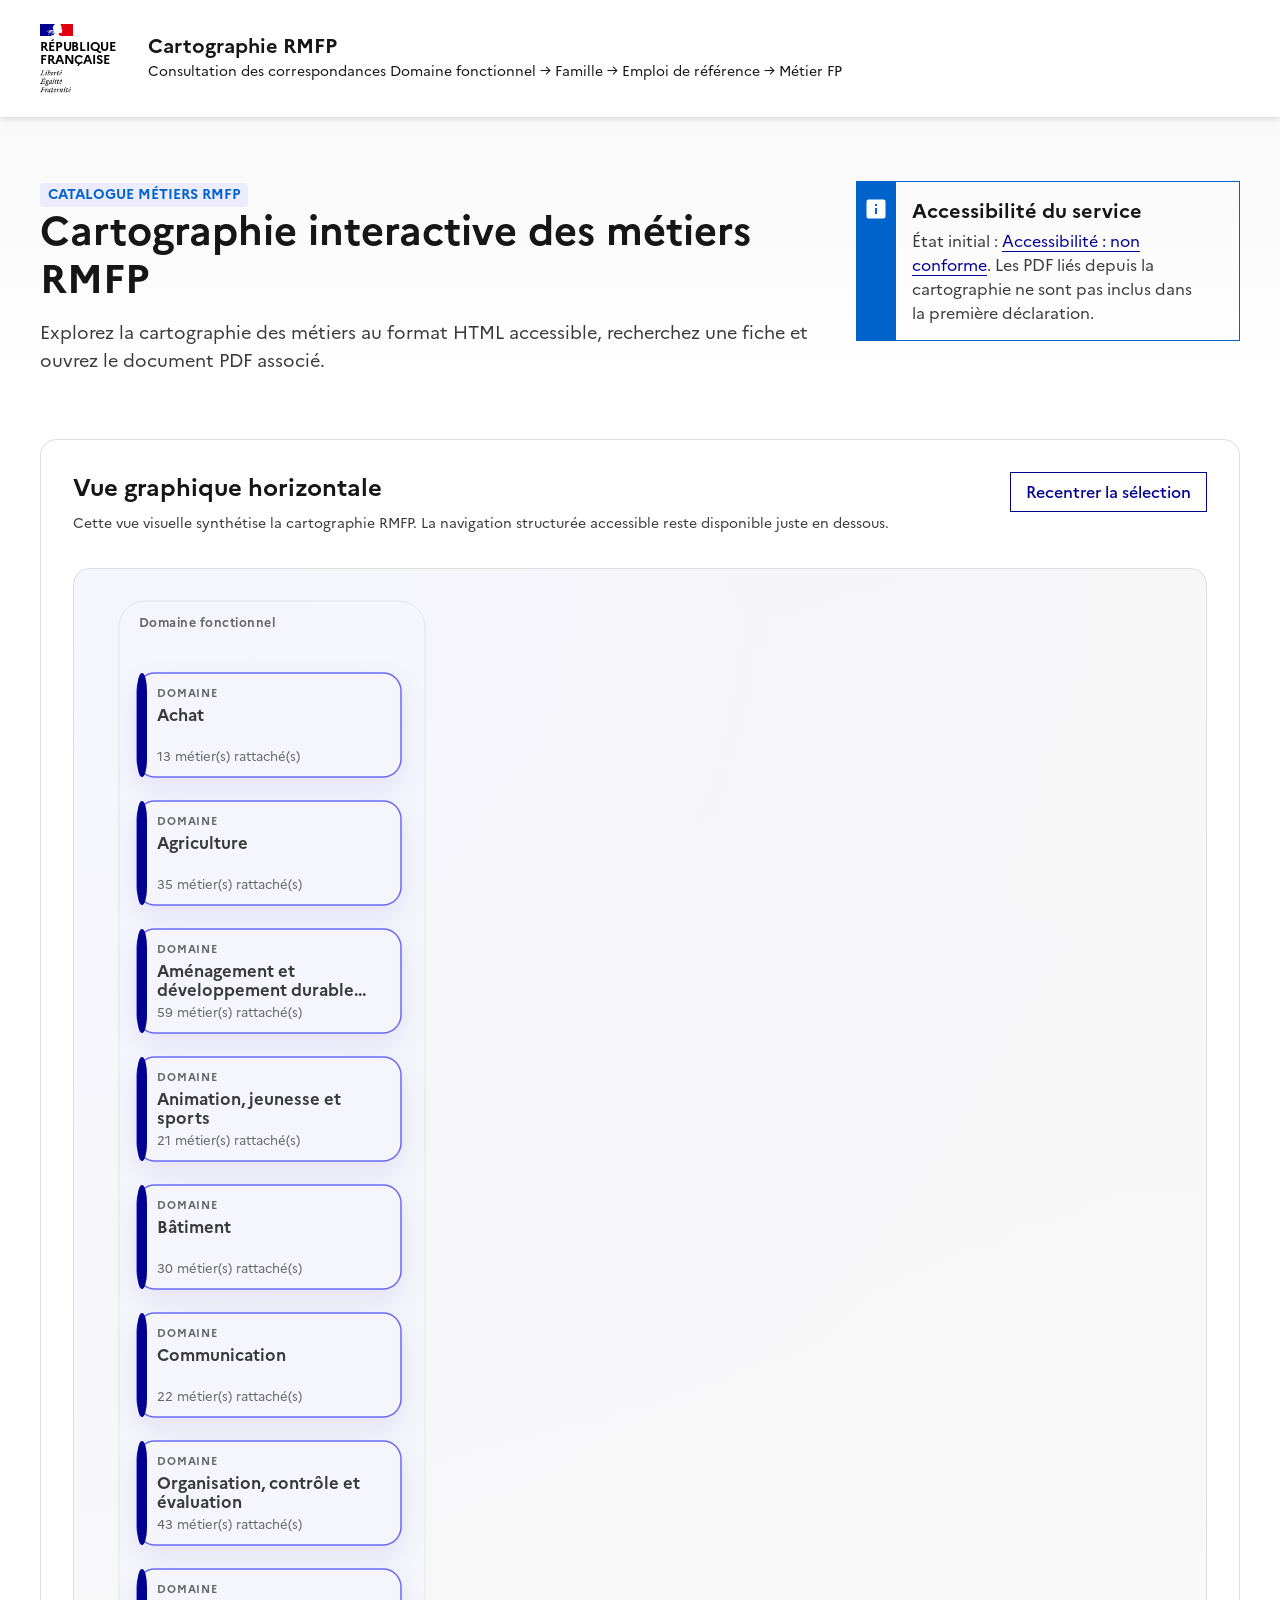
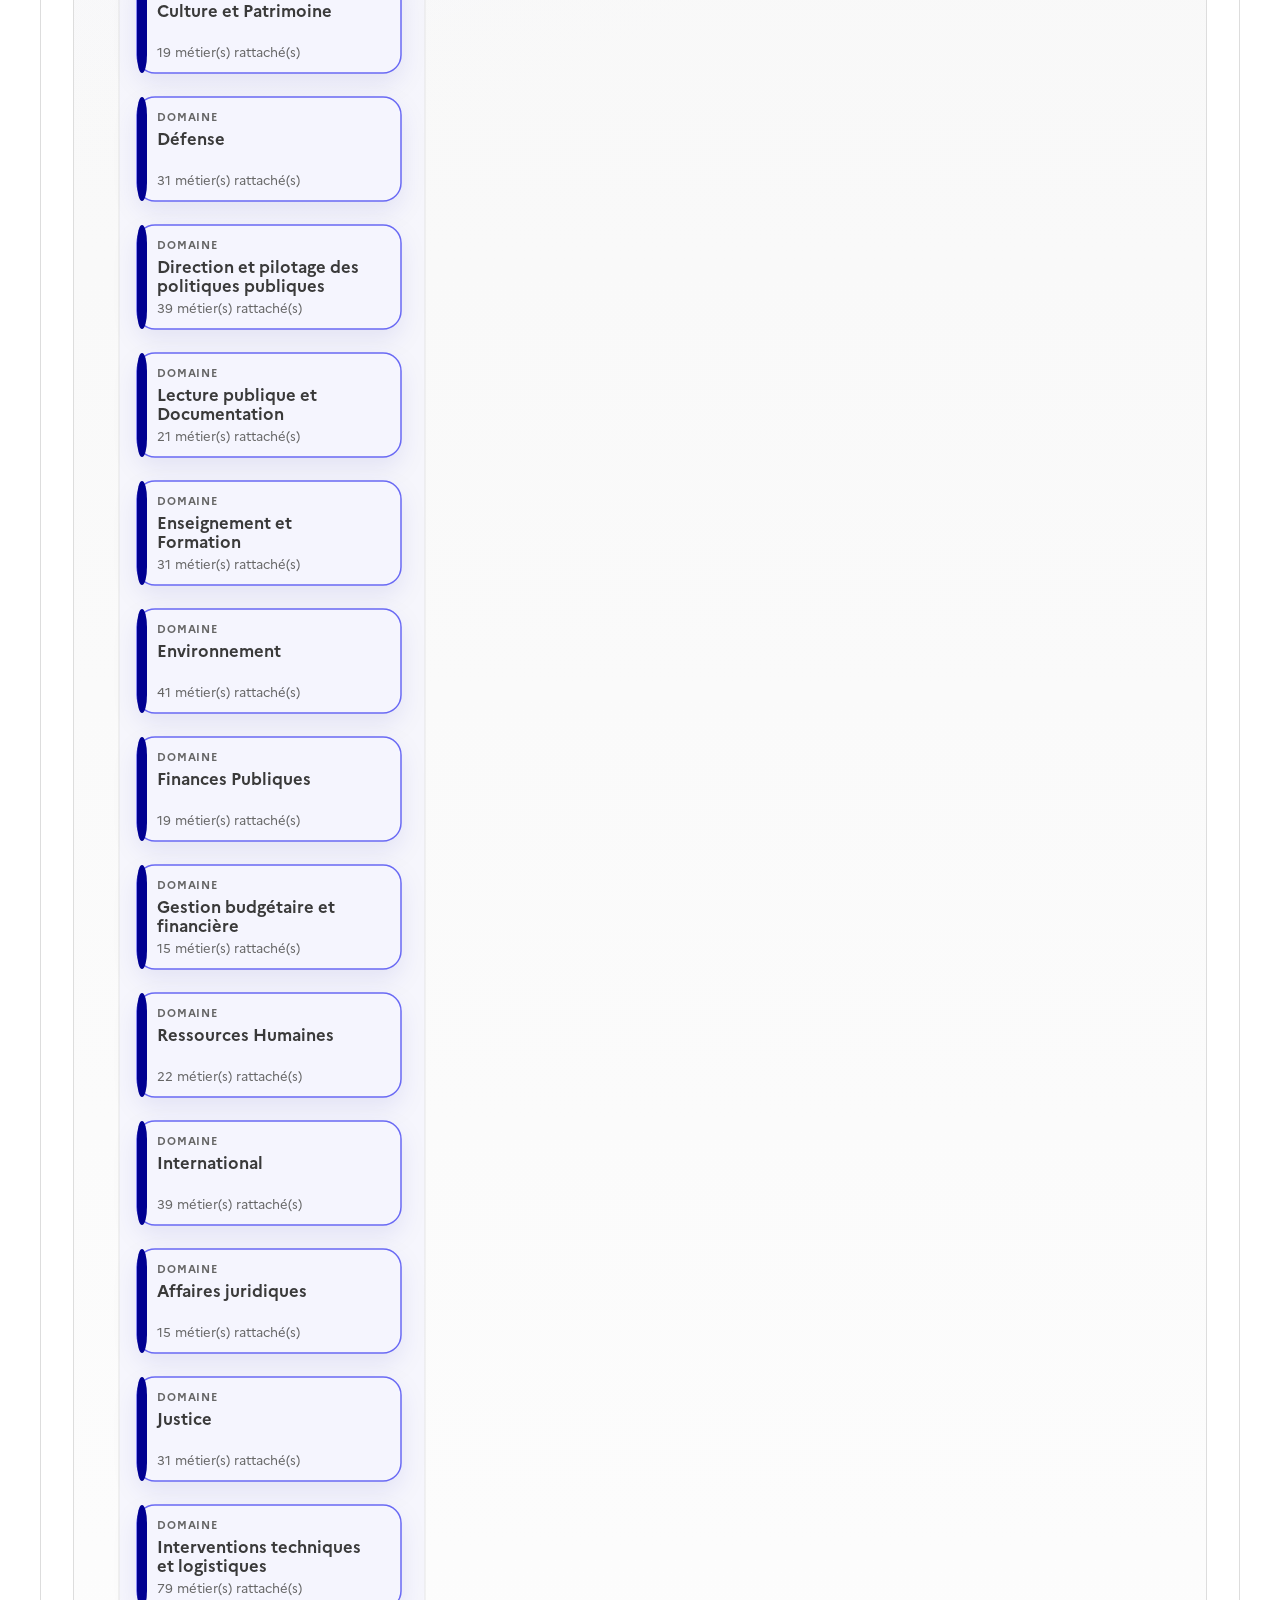
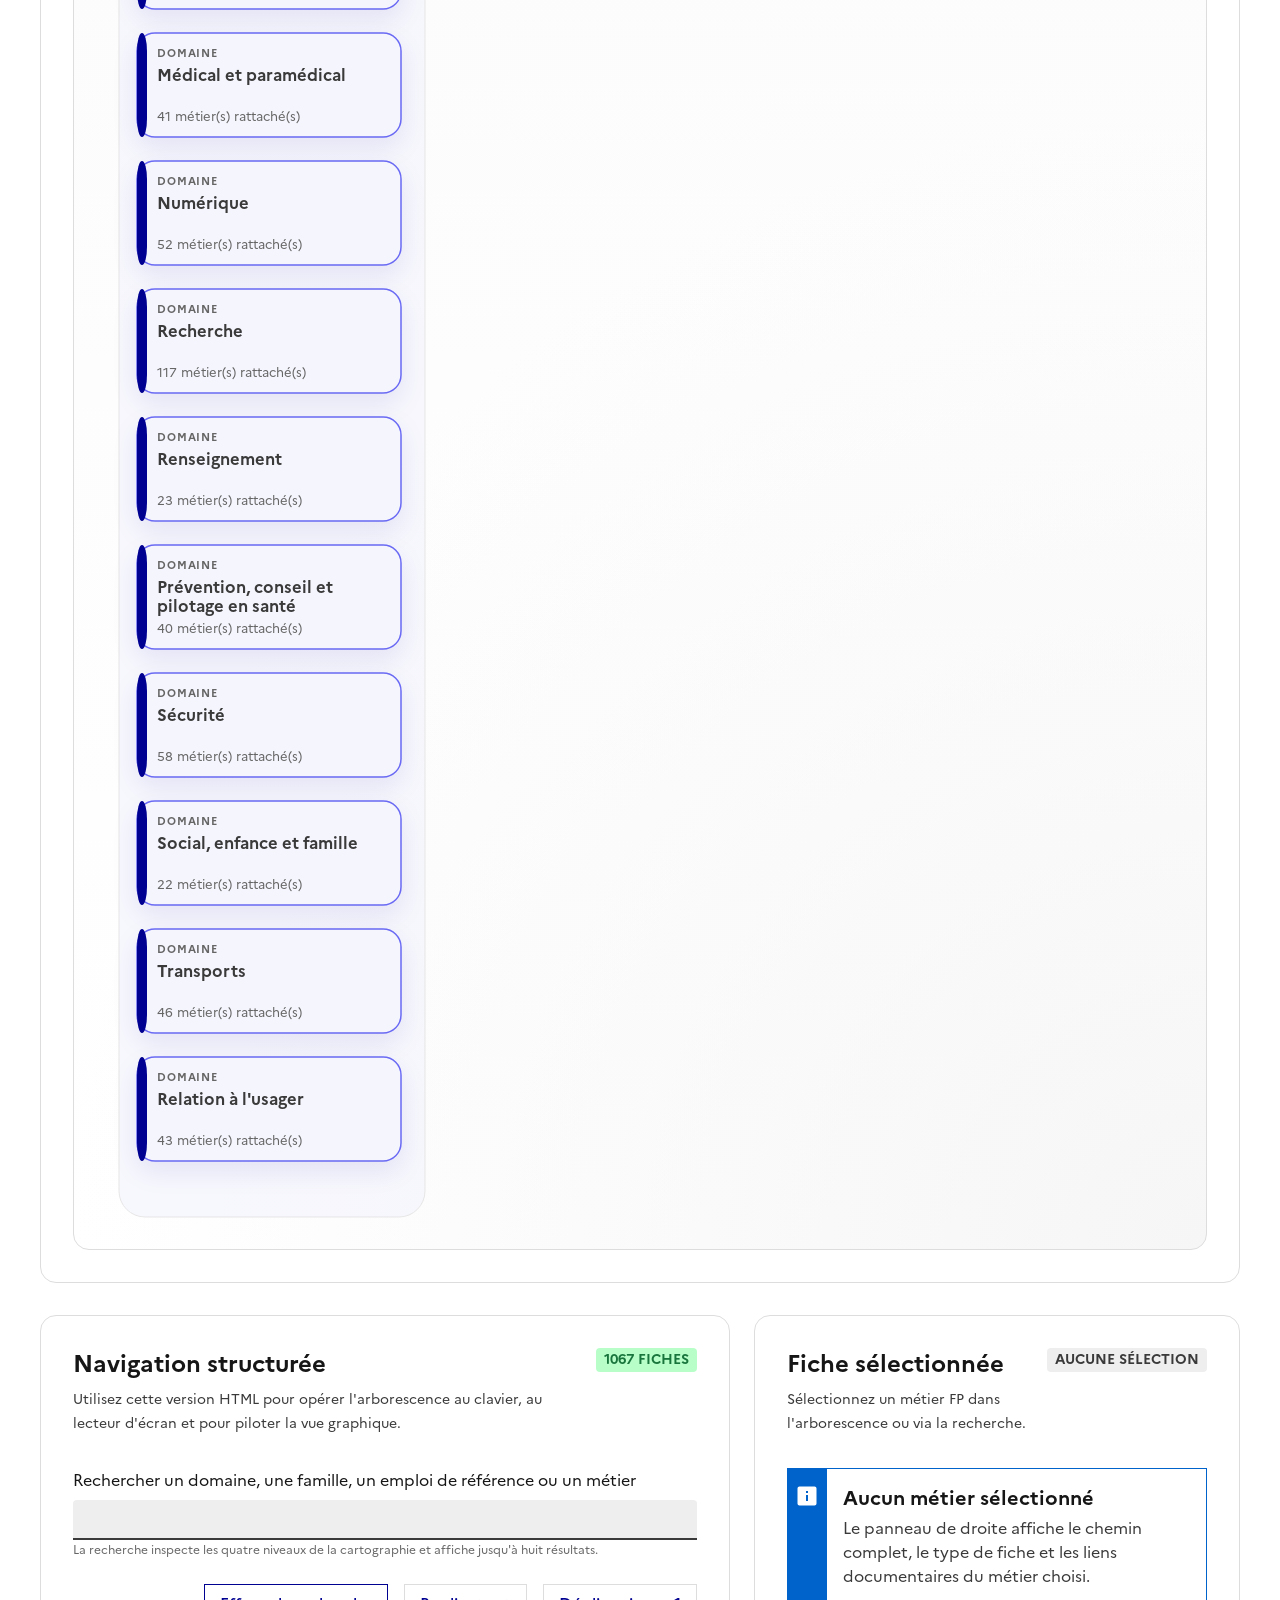
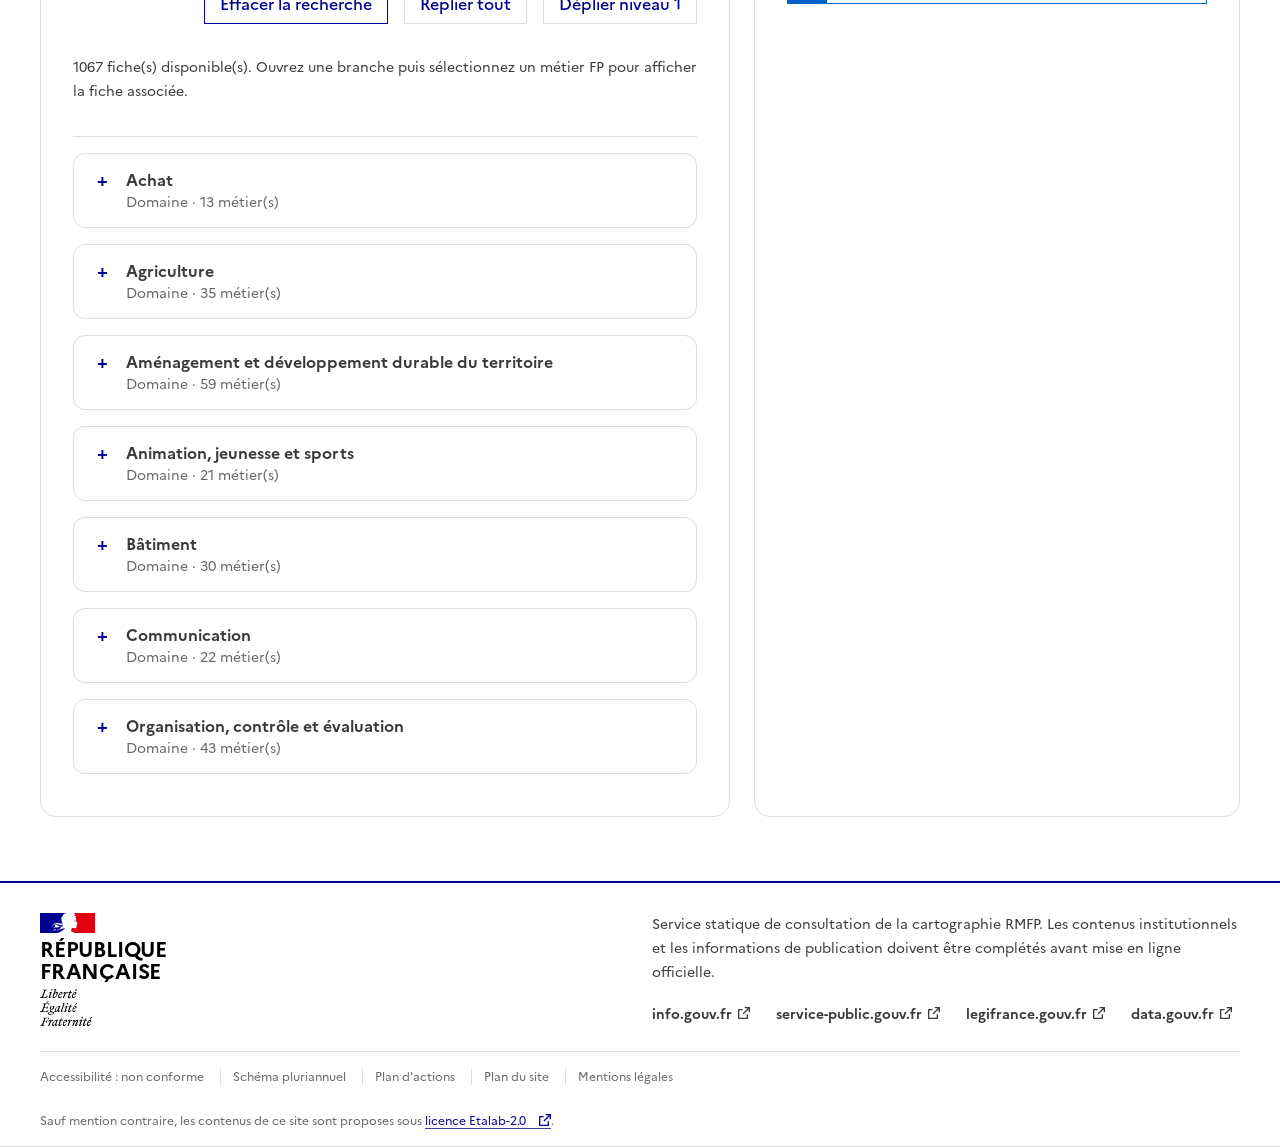
<file: index.html>
<!doctype html>
<html lang="fr" data-fr-scheme="light">
<head>
  <meta charset="utf-8">
  <meta name="viewport" content="width=device-width, initial-scale=1, shrink-to-fit=no">
  <meta name="format-detection" content="telephone=no,date=no,address=no,email=no,url=no">
  <meta name="theme-color" content="#000091">
  <meta
    name="description"
    content="Cartographie RMFP au format DSFR avec navigation HTML accessible, vue graphique horizontale synchronisée, recherche et liens vers les fiches PDF."
  >
  <link rel="apple-touch-icon" href="dsfr/favicon/apple-touch-icon.png">
  <link rel="icon" href="dsfr/favicon/favicon.svg" type="image/svg+xml">
  <link rel="shortcut icon" href="dsfr/favicon/favicon.ico" type="image/x-icon">
  <link rel="manifest" href="dsfr/favicon/manifest.webmanifest" crossorigin="use-credentials">
  <link rel="stylesheet" href="dsfr/dsfr.min.css">
  <link rel="stylesheet" href="dsfr/utility/utility.min.css">
  <link rel="stylesheet" href="styles.css">
  <title>Cartographie RMFP - Consultation des métiers</title>
</head>
<body>
  <div class="fr-skiplinks">
    <nav class="fr-container" role="navigation" aria-label="Accès rapide">
      <ul class="fr-skiplinks__list">
        <li><a class="fr-link" href="#contenu">Contenu</a></li>
        <li><a class="fr-link" href="#recherche">Recherche</a></li>
        <li><a class="fr-link" href="#pied-de-page">Pied de page</a></li>
      </ul>
    </nav>
  </div>

  <header role="banner" class="fr-header">
    <div class="fr-header__body">
      <div class="fr-container">
        <div class="fr-header__body-row">
          <div class="fr-header__brand fr-enlarge-link">
            <div class="fr-header__brand-top">
              <div class="fr-header__logo">
                <a href="./" title="Accueil - Cartographie RMFP - République Française">
                  <p class="fr-logo">
                    République
                    <br>Française
                  </p>
                </a>
              </div>
            </div>
            <div class="fr-header__service">
              <a href="./" title="Accueil - Cartographie RMFP - République Française">
                <p class="fr-header__service-title">Cartographie RMFP</p>
              </a>
              <p class="fr-header__service-tagline">
                Consultation des correspondances Domaine fonctionnel &rarr; Famille &rarr; Emploi de référence &rarr; Métier FP
              </p>
            </div>
          </div>
        </div>
      </div>
    </div>
  </header>

  <main id="contenu" role="main">
    <div class="fr-container">
      <section class="fr-py-6w fr-py-md-8w">
        <div class="fr-grid-row fr-grid-row--gutters">
          <div class="fr-col-12 fr-col-lg-8">
            <p class="fr-badge rmfp-badge rmfp-badge--info">Catalogue métiers RMFP</p>
            <h1 class="fr-mb-2w">Cartographie interactive des métiers RMFP</h1>
            <p class="fr-text--lg fr-mb-0">
              Explorez la cartographie des métiers au format HTML accessible, recherchez une fiche et ouvrez le document PDF associé.
            </p>
          </div>
          <div class="fr-col-12 fr-col-lg-4">
            <div class="fr-alert fr-alert--info fr-mb-0" id="accessibilite-mention">
              <h2 class="fr-alert__title">Accessibilité du service</h2>
              <p>
                &Eacute;tat initial :
                <a class="fr-link" href="accessibilite/">Accessibilité : non conforme</a>.
                Les PDF liés depuis la cartographie ne sont pas inclus dans la première déclaration.
              </p>
            </div>
          </div>
        </div>
      </section>

      <noscript>
        <div class="fr-alert fr-alert--warning fr-mb-4w">
          <h2 class="fr-alert__title">JavaScript est requis</h2>
          <p>
            La cartographie interactive nécessite JavaScript pour charger les données JSON et afficher l&apos;arborescence.
            Consultez la
            <a class="fr-link" href="accessibilite/">déclaration d&apos;accessibilité</a>
            pour conna&icirc;tre le dispositif de contact &agrave; compléter avant publication.
          </p>
        </div>
      </noscript>

      <section class="fr-pb-4w" aria-labelledby="graph-title">
        <div class="rmfp-surface fr-p-3w fr-p-md-4w">
          <div class="rmfp-section-head">
            <div>
              <h2 class="fr-h4 fr-mb-1w" id="graph-title">Vue graphique horizontale</h2>
              <p class="fr-text--sm fr-mb-0" id="graph-description">
                Cette vue visuelle synthétise la cartographie RMFP. La navigation structurée accessible reste disponible juste en dessous.
              </p>
            </div>
            <div class="fr-btns-group fr-btns-group--inline-sm fr-btns-group--right fr-mb-0">
              <button class="fr-btn fr-btn--secondary" id="recenter-graph" type="button">
                Recentrer la sélection
              </button>
            </div>
          </div>

          <div class="fr-alert fr-alert--info fr-mt-4w" id="graph-empty" hidden>
            <h3 class="fr-alert__title">Vue graphique indisponible</h3>
            <p>
              La cartographie SVG ne peut pas être affichée pour le moment. La navigation structurée HTML reste entièrement utilisable.
            </p>
          </div>

          <div class="rmfp-graph-shell fr-mt-4w" id="graph-shell" aria-describedby="graph-description">
            <div class="rmfp-graph-stage" id="graph-stage">
              <svg id="graph-svg" class="rmfp-graph-svg" aria-hidden="true" focusable="false"></svg>

              <div class="rmfp-graph-overlay hidden" id="graph-overlay" aria-labelledby="graph-overlay-title">
                <p class="fr-badge rmfp-badge rmfp-badge--info fr-mb-2w" id="graph-overlay-badge">Métier FP</p>
                <h3 class="fr-h6 fr-mb-1w" id="graph-overlay-title">Sélection graphique</h3>
                <p class="rmfp-graph-overlay-path fr-text--xs fr-mb-2w" id="graph-overlay-path"></p>

                <div class="rmfp-graph-stats fr-mb-2w">
                  <p class="rmfp-graph-stat">
                    <span class="rmfp-graph-stat-value" id="graph-offers-count">0</span>
                    <span class="rmfp-graph-stat-label">offres actuellement visibles sur le site</span>
                  </p>
                  <p class="rmfp-graph-stat">
                    <span class="rmfp-graph-stat-value" id="graph-offers-share">0&nbsp;%</span>
                    <span class="rmfp-graph-stat-label">du volume estimé des offres</span>
                  </p>
                </div>

                <div class="fr-btns-group fr-btns-group--inline-sm fr-mb-0">
                  <a
                    class="fr-btn fr-btn--sm fr-icon-external-link-line"
                    id="graph-open-link"
                    href="pdf/sample.pdf"
                    target="_blank"
                    rel="noopener"
                  >
                    Visualiser
                  </a>
                  <a
                    class="fr-btn fr-btn--secondary fr-btn--sm fr-icon-download-line"
                    id="graph-download-link"
                    href="pdf/sample.pdf"
                    download
                  >
                    Télécharger
                  </a>
                </div>

                <p class="rmfp-graph-overlay-note fr-text--xs fr-mt-2w fr-mb-0">
                  Indicateurs provisoires en attente de raccordement aux données offres.
                </p>
              </div>
            </div>
          </div>
        </div>
      </section>

      <div class="fr-grid-row fr-grid-row--gutters rmfp-layout fr-pb-8w">
        <section class="fr-col-12 fr-col-lg-7" aria-labelledby="cartographie-title">
          <div class="rmfp-surface fr-p-3w fr-p-md-4w">
            <div class="rmfp-section-head">
              <div>
                <h2 class="fr-h4 fr-mb-1w" id="cartographie-title">Navigation structurée</h2>
                <p class="fr-text--sm fr-mb-0" id="tree-description">
                  Utilisez cette version HTML pour opérer l&apos;arborescence au clavier, au lecteur d&apos;écran et pour piloter la vue graphique.
                </p>
              </div>
              <p class="fr-badge rmfp-badge rmfp-badge--info fr-mb-0" id="dataset-badge">Chargement</p>
            </div>

            <div class="fr-mt-4w" id="recherche">
              <div class="fr-input-group">
                <label class="fr-label" for="search-input">
                  Rechercher un domaine, une famille, un emploi de référence ou un métier
                </label>
                <input
                  class="fr-input"
                  id="search-input"
                  type="search"
                  autocomplete="off"
                  aria-describedby="search-help search-status"
                >
                <p class="fr-hint-text" id="search-help">
                  La recherche inspecte les quatre niveaux de la cartographie et affiche jusqu&apos;&agrave; huit résultats.
                </p>
              </div>

              <div
                class="fr-btns-group fr-btns-group--inline-sm fr-btns-group--right fr-mb-2w"
                role="group"
                aria-label="Actions de recherche et d&apos;affichage"
              >
                <button class="fr-btn fr-btn--secondary" id="clear-search" type="button">Effacer la recherche</button>
                <button class="fr-btn fr-btn--tertiary" id="collapse-all" type="button">Replier tout</button>
                <button class="fr-btn fr-btn--tertiary" id="expand-first-level" type="button">Déplier niveau 1</button>
              </div>

              <p class="fr-text--sm fr-mb-2w" id="search-status" role="status" aria-live="polite">
                Chargement des données...
              </p>

              <div class="rmfp-search-results" id="search-results-region" hidden>
                <h3 class="fr-h6 fr-mb-2w" id="search-results-title">Résultats de recherche</h3>
                <ul class="rmfp-results-list fr-mb-0" id="search-results" aria-labelledby="search-results-title"></ul>
              </div>
            </div>

            <div class="rmfp-tree-wrapper fr-mt-4w">
              <ul class="rmfp-tree-list" id="tree-root" aria-describedby="tree-description"></ul>
            </div>
          </div>
        </section>

        <aside class="fr-col-12 fr-col-lg-5" aria-labelledby="details-title">
          <div class="rmfp-surface rmfp-details fr-p-3w fr-p-md-4w">
            <div class="rmfp-section-head">
              <div>
                <h2 class="fr-h4 fr-mb-1w" id="details-title">Fiche sélectionnée</h2>
                <p class="fr-text--sm fr-mb-0" id="selection-summary">
                  Sélectionnez un métier FP dans l&apos;arborescence ou via la recherche.
                </p>
              </div>
              <p class="fr-badge rmfp-badge rmfp-badge--neutral fr-mb-0" id="selection-state">Aucune sélection</p>
            </div>

            <div class="fr-alert fr-alert--info fr-mt-4w" id="details-empty">
              <h3 class="fr-alert__title">Aucun métier sélectionné</h3>
              <p>
                Le panneau de droite affiche le chemin complet, le type de fiche et les liens documentaires du métier choisi.
              </p>
            </div>

            <div class="hidden" id="details-content">
              <p class="fr-text--sm fr-mb-1w">Chemin complet</p>
              <p class="rmfp-path fr-mb-3w" id="detail-path"></p>

              <dl class="rmfp-definition-list">
                <div>
                  <dt>Niveau</dt>
                  <dd id="detail-level"></dd>
                </div>
                <div>
                  <dt>Domaine fonctionnel</dt>
                  <dd id="detail-domain"></dd>
                </div>
                <div>
                  <dt>Famille</dt>
                  <dd id="detail-family"></dd>
                </div>
                <div>
                  <dt>Emploi de référence</dt>
                  <dd id="detail-employment"></dd>
                </div>
                <div>
                  <dt>Document</dt>
                  <dd id="detail-document"></dd>
                </div>
              </dl>

              <div class="fr-btns-group fr-mt-4w">
                <a
                  class="fr-btn fr-icon-external-link-line"
                  id="detail-open-link"
                  href="pdf/sample.pdf"
                  target="_blank"
                  rel="noopener"
                >
                  Ouvrir la fiche PDF
                </a>
                <a
                  class="fr-btn fr-btn--secondary fr-icon-download-line"
                  id="detail-download-link"
                  href="pdf/sample.pdf"
                  download
                >
                  Télécharger la fiche PDF
                </a>
              </div>

              <p class="fr-text--sm fr-mt-3w fr-mb-0" id="detail-pdf-note">
                Le document PDF s&apos;ouvre dans un nouvel onglet. Ces PDF ne sont pas inclus dans la première déclaration d&apos;accessibilité du service web.
              </p>
            </div>
          </div>
        </aside>
      </div>
    </div>
  </main>

  <footer class="fr-footer" role="contentinfo" id="pied-de-page">
    <div class="fr-container">
      <div class="fr-footer__body">
        <div class="fr-footer__brand fr-enlarge-link">
          <a href="./" title="Retour &agrave; l&apos;accueil - Cartographie RMFP - République Française">
            <p class="fr-logo">
              République
              <br>Française
            </p>
          </a>
        </div>
        <div class="fr-footer__content">
          <p class="fr-footer__content-desc">
            Service statique de consultation de la cartographie RMFP. Les contenus institutionnels et les informations de publication doivent être complétés avant mise en ligne officielle.
          </p>
          <ul class="fr-footer__content-list">
            <li class="fr-footer__content-item">
              <a class="fr-footer__content-link" href="https://www.info.gouv.fr" target="_blank" rel="noopener">info.gouv.fr</a>
            </li>
            <li class="fr-footer__content-item">
              <a class="fr-footer__content-link" href="https://www.service-public.gouv.fr" target="_blank" rel="noopener">service-public.gouv.fr</a>
            </li>
            <li class="fr-footer__content-item">
              <a class="fr-footer__content-link" href="https://www.legifrance.gouv.fr" target="_blank" rel="noopener">legifrance.gouv.fr</a>
            </li>
            <li class="fr-footer__content-item">
              <a class="fr-footer__content-link" href="https://www.data.gouv.fr" target="_blank" rel="noopener">data.gouv.fr</a>
            </li>
          </ul>
        </div>
      </div>
      <div class="fr-footer__bottom">
        <ul class="fr-footer__bottom-list">
          <li class="fr-footer__bottom-item"><a class="fr-footer__bottom-link" href="accessibilite/">Accessibilité : non conforme</a></li>
          <li class="fr-footer__bottom-item"><a class="fr-footer__bottom-link" href="schema-pluriannuel/">Schéma pluriannuel</a></li>
          <li class="fr-footer__bottom-item"><a class="fr-footer__bottom-link" href="plan-actions/">Plan d&apos;actions</a></li>
          <li class="fr-footer__bottom-item"><a class="fr-footer__bottom-link" href="plan-du-site/">Plan du site</a></li>
          <li class="fr-footer__bottom-item"><a class="fr-footer__bottom-link" href="mentions-legales/">Mentions légales</a></li>
        </ul>
        <div class="fr-footer__bottom-copy">
          <p>
            Sauf mention contraire, les contenus de ce site sont proposes sous
            <a
              class="fr-link"
              href="https://github.com/etalab/licence-ouverte/blob/master/LO.md"
              target="_blank"
              rel="noopener"
            >
              licence Etalab-2.0
            </a>.
          </p>
        </div>
      </div>
    </div>
  </footer>

  <script src="vendor/d3.min.js"></script>
  <script src="script.js"></script>
  <script type="module" src="dsfr/dsfr.module.min.js"></script>
  <script type="text/javascript" nomodule src="dsfr/dsfr.nomodule.min.js"></script>
</body>
</html>
</file>
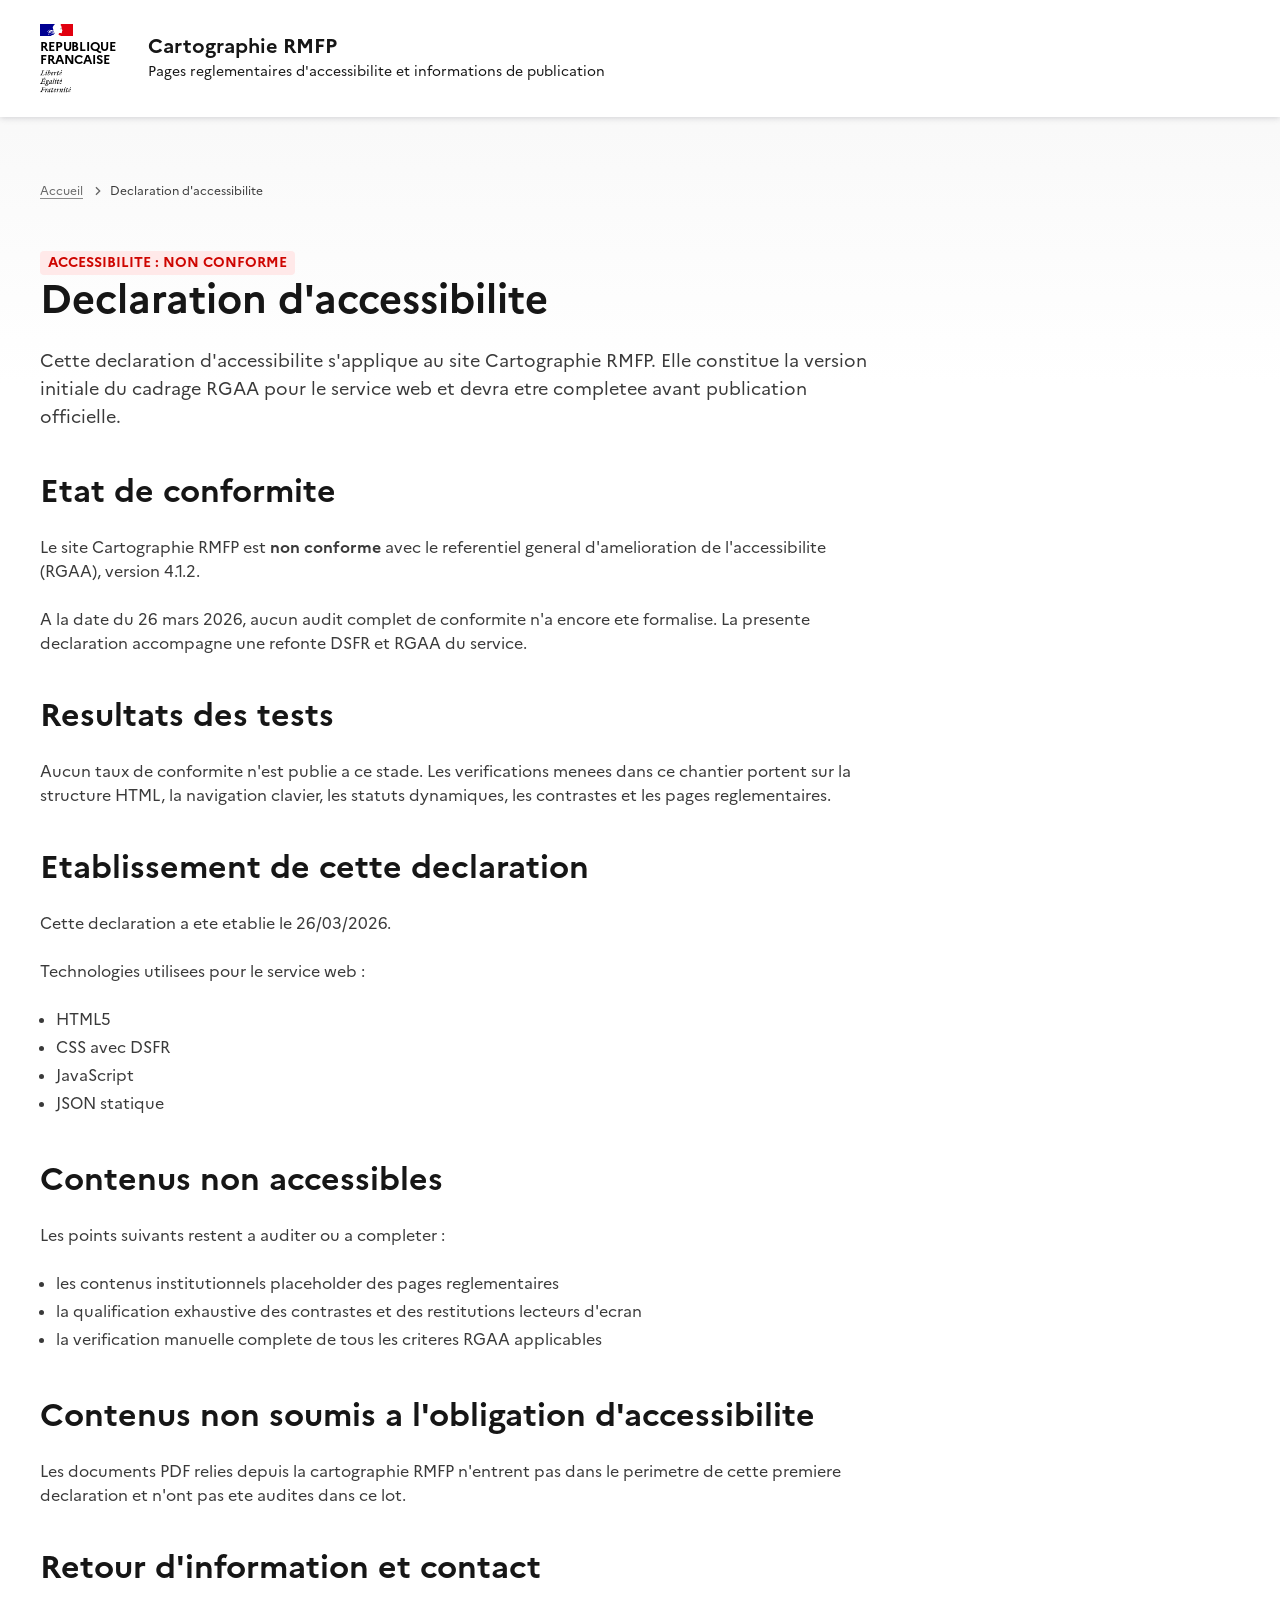
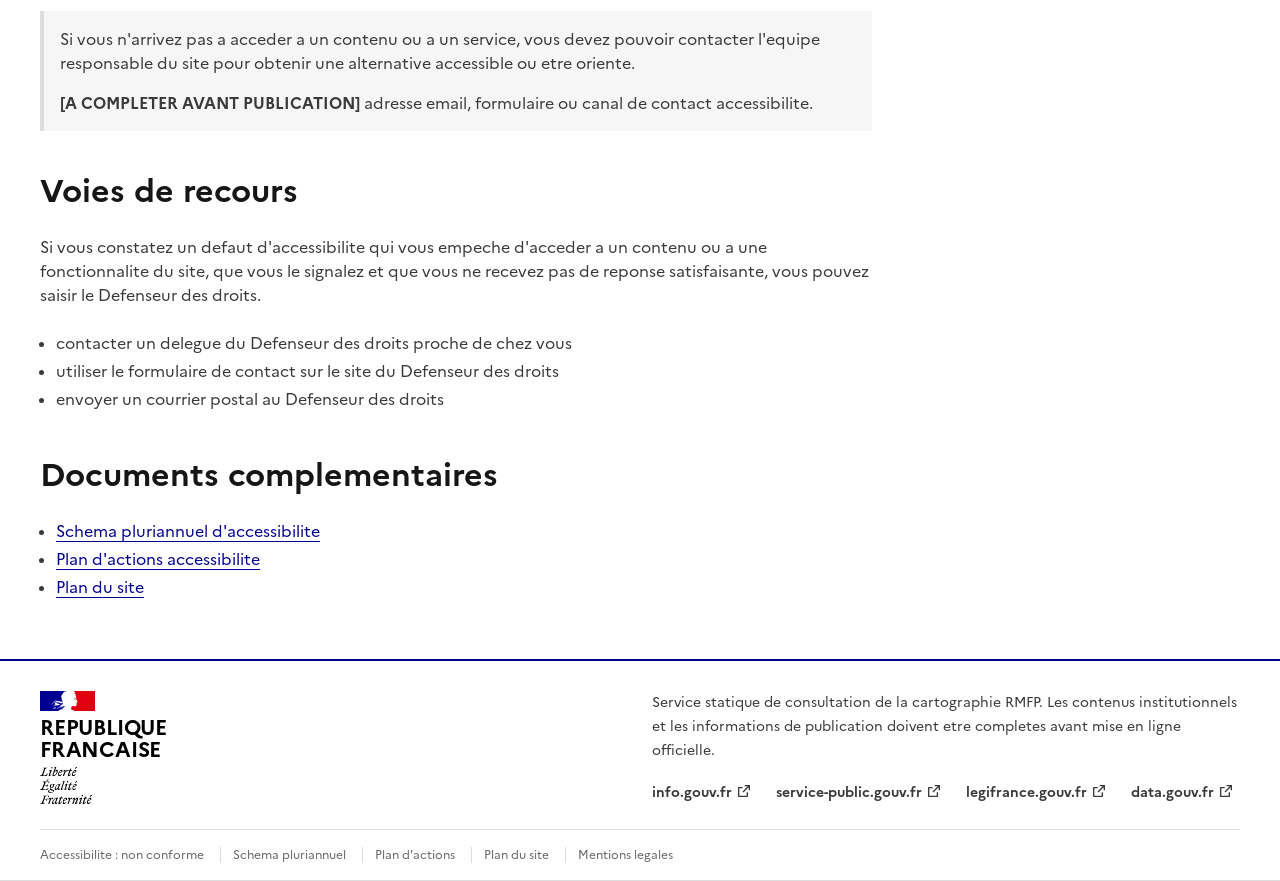
<file: accessibilite/index.html>
<!doctype html>
<html lang="fr" data-fr-scheme="light">
<head>
  <meta charset="utf-8">
  <meta name="viewport" content="width=device-width, initial-scale=1, shrink-to-fit=no">
  <meta name="format-detection" content="telephone=no,date=no,address=no,email=no,url=no">
  <meta name="theme-color" content="#000091">
  <meta
    name="description"
    content="Declaration d'accessibilite du site Cartographie RMFP selon le RGAA 4.1.2."
  >
  <link rel="apple-touch-icon" href="../dsfr/favicon/apple-touch-icon.png">
  <link rel="icon" href="../dsfr/favicon/favicon.svg" type="image/svg+xml">
  <link rel="shortcut icon" href="../dsfr/favicon/favicon.ico" type="image/x-icon">
  <link rel="manifest" href="../dsfr/favicon/manifest.webmanifest" crossorigin="use-credentials">
  <link rel="stylesheet" href="../dsfr/dsfr.min.css">
  <link rel="stylesheet" href="../dsfr/utility/utility.min.css">
  <link rel="stylesheet" href="../styles.css">
  <title>Declaration d'accessibilite - Cartographie RMFP</title>
</head>
<body>
  <div class="fr-skiplinks">
    <nav class="fr-container" role="navigation" aria-label="Acces rapide">
      <ul class="fr-skiplinks__list">
        <li><a class="fr-link" href="#contenu">Contenu</a></li>
        <li><a class="fr-link" href="#pied-de-page">Pied de page</a></li>
      </ul>
    </nav>
  </div>

  <header role="banner" class="fr-header">
    <div class="fr-header__body">
      <div class="fr-container">
        <div class="fr-header__body-row">
          <div class="fr-header__brand fr-enlarge-link">
            <div class="fr-header__brand-top">
              <div class="fr-header__logo">
                <a href="../" title="Accueil - Cartographie RMFP - Republique Francaise">
                  <p class="fr-logo">
                    Republique
                    <br>Francaise
                  </p>
                </a>
              </div>
            </div>
            <div class="fr-header__service">
              <a href="../" title="Accueil - Cartographie RMFP - Republique Francaise">
                <p class="fr-header__service-title">Cartographie RMFP</p>
              </a>
              <p class="fr-header__service-tagline">
                Pages reglementaires d&apos;accessibilite et informations de publication
              </p>
            </div>
          </div>
        </div>
      </div>
    </div>
  </header>

  <main id="contenu" role="main">
    <div class="fr-container fr-py-6w">
      <nav class="fr-breadcrumb" aria-label="Vous etes ici">
        <button class="fr-breadcrumb__button" aria-expanded="false" aria-controls="breadcrumb-accessibilite" type="button">
          Voir le fil d&apos;ariane
        </button>
        <div class="fr-collapse" id="breadcrumb-accessibilite">
          <ol class="fr-breadcrumb__list">
            <li><a class="fr-breadcrumb__link" href="../">Accueil</a></li>
            <li><span class="fr-breadcrumb__link" aria-current="page">Declaration d&apos;accessibilite</span></li>
          </ol>
        </div>
      </nav>

      <div class="rmfp-prose">
        <p class="fr-badge rmfp-badge rmfp-badge--error">Accessibilite : non conforme</p>
        <h1>Declaration d&apos;accessibilite</h1>
        <p class="fr-text--lg">
          Cette declaration d&apos;accessibilite s&apos;applique au site Cartographie RMFP. Elle constitue la version initiale du cadrage RGAA pour le service web et devra etre completee avant publication officielle.
        </p>

        <section class="fr-mt-5w" aria-labelledby="etat-conformite">
          <h2 id="etat-conformite">Etat de conformite</h2>
          <p>
            Le site Cartographie RMFP est
            <strong>non conforme</strong>
            avec le referentiel general d&apos;amelioration de l&apos;accessibilite (RGAA), version 4.1.2.
          </p>
          <p>
            A la date du 26 mars 2026, aucun audit complet de conformite n&apos;a encore ete formalise. La presente declaration accompagne une refonte DSFR et RGAA du service.
          </p>
        </section>

        <section class="fr-mt-5w" aria-labelledby="resultats-tests">
          <h2 id="resultats-tests">Resultats des tests</h2>
          <p>
            Aucun taux de conformite n&apos;est publie a ce stade. Les verifications menees dans ce chantier portent sur la structure HTML, la navigation clavier, les statuts dynamiques, les contrastes et les pages reglementaires.
          </p>
        </section>

        <section class="fr-mt-5w" aria-labelledby="etablissement-declaration">
          <h2 id="etablissement-declaration">Etablissement de cette declaration</h2>
          <p>Cette declaration a ete etablie le 26/03/2026.</p>
          <p>Technologies utilisees pour le service web :</p>
          <ul>
            <li>HTML5</li>
            <li>CSS avec DSFR</li>
            <li>JavaScript</li>
            <li>JSON statique</li>
          </ul>
        </section>

        <section class="fr-mt-5w" aria-labelledby="contenus-non-accessibles">
          <h2 id="contenus-non-accessibles">Contenus non accessibles</h2>
          <p>Les points suivants restent a auditer ou a completer :</p>
          <ul>
            <li>les contenus institutionnels placeholder des pages reglementaires</li>
            <li>la qualification exhaustive des contrastes et des restitutions lecteurs d&apos;ecran</li>
            <li>la verification manuelle complete de tous les criteres RGAA applicables</li>
          </ul>
        </section>

        <section class="fr-mt-5w" aria-labelledby="contenus-non-soumis">
          <h2 id="contenus-non-soumis">Contenus non soumis a l&apos;obligation d&apos;accessibilite</h2>
          <p>
            Les documents PDF relies depuis la cartographie RMFP n&apos;entrent pas dans le perimetre de cette premiere declaration et n&apos;ont pas ete audites dans ce lot.
          </p>
        </section>

        <section class="fr-mt-5w" aria-labelledby="retour-contact">
          <h2 id="retour-contact">Retour d&apos;information et contact</h2>
          <div class="rmfp-placeholder">
            <p class="fr-mb-2w">
              Si vous n&apos;arrivez pas a acceder a un contenu ou a un service, vous devez pouvoir contacter l&apos;equipe responsable du site pour obtenir une alternative accessible ou etre oriente.
            </p>
            <p class="fr-mb-0">
              <strong>[A COMPLETER AVANT PUBLICATION]</strong>
              adresse email, formulaire ou canal de contact accessibilite.
            </p>
          </div>
        </section>

        <section class="fr-mt-5w" aria-labelledby="voies-recours">
          <h2 id="voies-recours">Voies de recours</h2>
          <p>
            Si vous constatez un defaut d&apos;accessibilite qui vous empeche d&apos;acceder a un contenu ou a une fonctionnalite du site, que vous le signalez et que vous ne recevez pas de reponse satisfaisante, vous pouvez saisir le Defenseur des droits.
          </p>
          <ul>
            <li>contacter un delegue du Defenseur des droits proche de chez vous</li>
            <li>utiliser le formulaire de contact sur le site du Defenseur des droits</li>
            <li>envoyer un courrier postal au Defenseur des droits</li>
          </ul>
        </section>

        <section class="fr-mt-5w" aria-labelledby="documents-complementaires">
          <h2 id="documents-complementaires">Documents complementaires</h2>
          <ul>
            <li><a class="fr-link" href="../schema-pluriannuel/">Schema pluriannuel d&apos;accessibilite</a></li>
            <li><a class="fr-link" href="../plan-actions/">Plan d&apos;actions accessibilite</a></li>
            <li><a class="fr-link" href="../plan-du-site/">Plan du site</a></li>
          </ul>
        </section>
      </div>
    </div>
  </main>

  <footer class="fr-footer" role="contentinfo" id="pied-de-page">
    <div class="fr-container">
      <div class="fr-footer__body">
        <div class="fr-footer__brand fr-enlarge-link">
          <a href="../" title="Retour a l'accueil - Cartographie RMFP - Republique Francaise">
            <p class="fr-logo">
              Republique
              <br>Francaise
            </p>
          </a>
        </div>
        <div class="fr-footer__content">
          <p class="fr-footer__content-desc">
            Service statique de consultation de la cartographie RMFP. Les contenus institutionnels et les informations de publication doivent etre completes avant mise en ligne officielle.
          </p>
          <ul class="fr-footer__content-list">
            <li class="fr-footer__content-item"><a class="fr-footer__content-link" href="https://www.info.gouv.fr" target="_blank" rel="noopener">info.gouv.fr</a></li>
            <li class="fr-footer__content-item"><a class="fr-footer__content-link" href="https://www.service-public.gouv.fr" target="_blank" rel="noopener">service-public.gouv.fr</a></li>
            <li class="fr-footer__content-item"><a class="fr-footer__content-link" href="https://www.legifrance.gouv.fr" target="_blank" rel="noopener">legifrance.gouv.fr</a></li>
            <li class="fr-footer__content-item"><a class="fr-footer__content-link" href="https://www.data.gouv.fr" target="_blank" rel="noopener">data.gouv.fr</a></li>
          </ul>
        </div>
      </div>
      <div class="fr-footer__bottom">
        <ul class="fr-footer__bottom-list">
          <li class="fr-footer__bottom-item"><a class="fr-footer__bottom-link" href="../accessibilite/">Accessibilite : non conforme</a></li>
          <li class="fr-footer__bottom-item"><a class="fr-footer__bottom-link" href="../schema-pluriannuel/">Schema pluriannuel</a></li>
          <li class="fr-footer__bottom-item"><a class="fr-footer__bottom-link" href="../plan-actions/">Plan d&apos;actions</a></li>
          <li class="fr-footer__bottom-item"><a class="fr-footer__bottom-link" href="../plan-du-site/">Plan du site</a></li>
          <li class="fr-footer__bottom-item"><a class="fr-footer__bottom-link" href="../mentions-legales/">Mentions legales</a></li>
        </ul>
      </div>
    </div>
  </footer>

  <script type="module" src="../dsfr/dsfr.module.min.js"></script>
  <script type="text/javascript" nomodule src="../dsfr/dsfr.nomodule.min.js"></script>
</body>
</html>
</file>
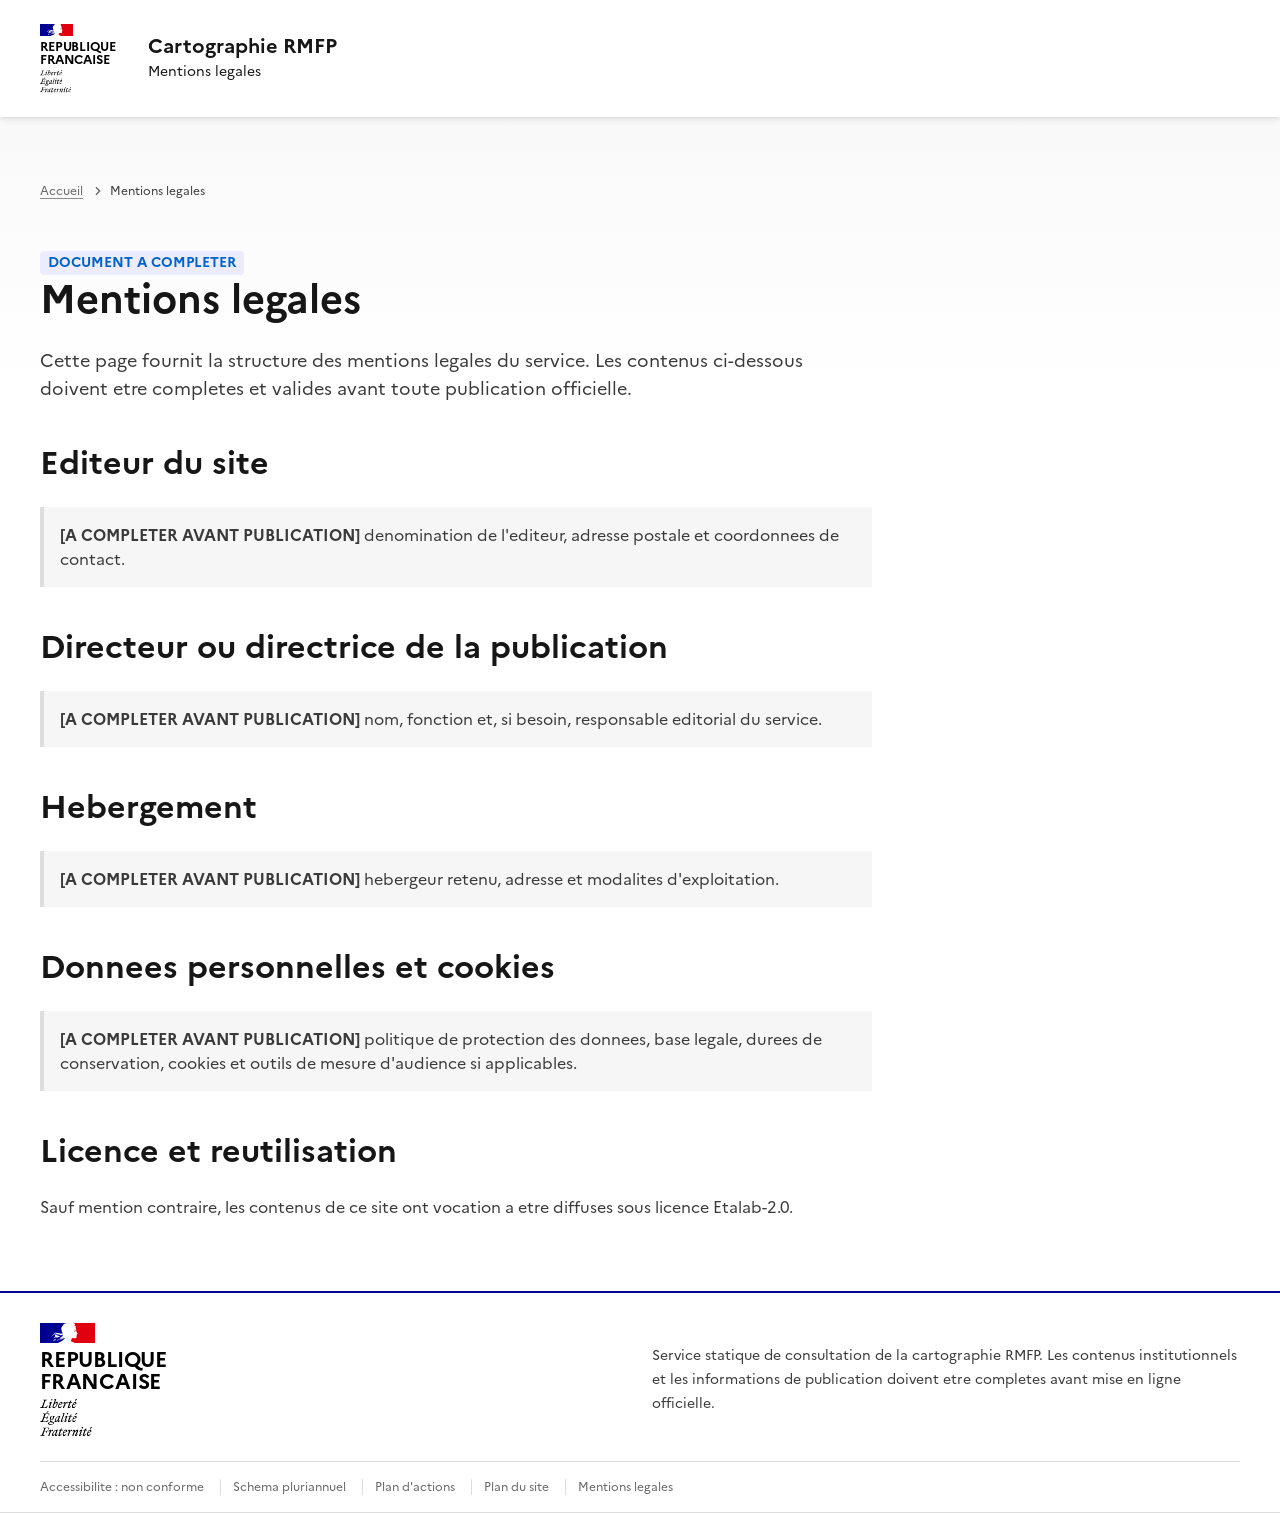
<file: mentions-legales/index.html>
<!doctype html>
<html lang="fr" data-fr-scheme="light">
<head>
  <meta charset="utf-8">
  <meta name="viewport" content="width=device-width, initial-scale=1, shrink-to-fit=no">
  <meta name="format-detection" content="telephone=no,date=no,address=no,email=no,url=no">
  <meta name="theme-color" content="#000091">
  <meta
    name="description"
    content="Mentions legales du site Cartographie RMFP."
  >
  <link rel="apple-touch-icon" href="../dsfr/favicon/apple-touch-icon.png">
  <link rel="icon" href="../dsfr/favicon/favicon.svg" type="image/svg+xml">
  <link rel="shortcut icon" href="../dsfr/favicon/favicon.ico" type="image/x-icon">
  <link rel="manifest" href="../dsfr/favicon/manifest.webmanifest" crossorigin="use-credentials">
  <link rel="stylesheet" href="../dsfr/dsfr.min.css">
  <link rel="stylesheet" href="../dsfr/utility/utility.min.css">
  <link rel="stylesheet" href="../styles.css">
  <title>Mentions legales - Cartographie RMFP</title>
</head>
<body>
  <div class="fr-skiplinks">
    <nav class="fr-container" role="navigation" aria-label="Acces rapide">
      <ul class="fr-skiplinks__list">
        <li><a class="fr-link" href="#contenu">Contenu</a></li>
        <li><a class="fr-link" href="#pied-de-page">Pied de page</a></li>
      </ul>
    </nav>
  </div>

  <header role="banner" class="fr-header">
    <div class="fr-header__body">
      <div class="fr-container">
        <div class="fr-header__body-row">
          <div class="fr-header__brand fr-enlarge-link">
            <div class="fr-header__brand-top">
              <div class="fr-header__logo">
                <a href="../" title="Accueil - Cartographie RMFP - Republique Francaise">
                  <p class="fr-logo">Republique<br>Francaise</p>
                </a>
              </div>
            </div>
            <div class="fr-header__service">
              <a href="../" title="Accueil - Cartographie RMFP - Republique Francaise">
                <p class="fr-header__service-title">Cartographie RMFP</p>
              </a>
              <p class="fr-header__service-tagline">Mentions legales</p>
            </div>
          </div>
        </div>
      </div>
    </div>
  </header>

  <main id="contenu" role="main">
    <div class="fr-container fr-py-6w">
      <nav class="fr-breadcrumb" aria-label="Vous etes ici">
        <button class="fr-breadcrumb__button" aria-expanded="false" aria-controls="breadcrumb-mentions" type="button">
          Voir le fil d&apos;ariane
        </button>
        <div class="fr-collapse" id="breadcrumb-mentions">
          <ol class="fr-breadcrumb__list">
            <li><a class="fr-breadcrumb__link" href="../">Accueil</a></li>
            <li><span class="fr-breadcrumb__link" aria-current="page">Mentions legales</span></li>
          </ol>
        </div>
      </nav>

      <div class="rmfp-prose">
        <p class="fr-badge rmfp-badge rmfp-badge--info">Document a completer</p>
        <h1>Mentions legales</h1>
        <p class="fr-text--lg">
          Cette page fournit la structure des mentions legales du service. Les contenus ci-dessous doivent etre completes et valides avant toute publication officielle.
        </p>

        <section class="fr-mt-5w" aria-labelledby="editeur">
          <h2 id="editeur">Editeur du site</h2>
          <div class="rmfp-placeholder">
            <p class="fr-mb-0"><strong>[A COMPLETER AVANT PUBLICATION]</strong> denomination de l&apos;editeur, adresse postale et coordonnees de contact.</p>
          </div>
        </section>

        <section class="fr-mt-5w" aria-labelledby="publication">
          <h2 id="publication">Directeur ou directrice de la publication</h2>
          <div class="rmfp-placeholder">
            <p class="fr-mb-0"><strong>[A COMPLETER AVANT PUBLICATION]</strong> nom, fonction et, si besoin, responsable editorial du service.</p>
          </div>
        </section>

        <section class="fr-mt-5w" aria-labelledby="hebergement">
          <h2 id="hebergement">Hebergement</h2>
          <div class="rmfp-placeholder">
            <p class="fr-mb-0"><strong>[A COMPLETER AVANT PUBLICATION]</strong> hebergeur retenu, adresse et modalites d&apos;exploitation.</p>
          </div>
        </section>

        <section class="fr-mt-5w" aria-labelledby="donnees">
          <h2 id="donnees">Donnees personnelles et cookies</h2>
          <div class="rmfp-placeholder">
            <p class="fr-mb-0"><strong>[A COMPLETER AVANT PUBLICATION]</strong> politique de protection des donnees, base legale, durees de conservation, cookies et outils de mesure d&apos;audience si applicables.</p>
          </div>
        </section>

        <section class="fr-mt-5w" aria-labelledby="licence">
          <h2 id="licence">Licence et reutilisation</h2>
          <p>
            Sauf mention contraire, les contenus de ce site ont vocation a etre diffuses sous licence Etalab-2.0.
          </p>
        </section>
      </div>
    </div>
  </main>

  <footer class="fr-footer" role="contentinfo" id="pied-de-page">
    <div class="fr-container">
      <div class="fr-footer__body">
        <div class="fr-footer__brand fr-enlarge-link">
          <a href="../" title="Retour a l'accueil - Cartographie RMFP - Republique Francaise">
            <p class="fr-logo">Republique<br>Francaise</p>
          </a>
        </div>
        <div class="fr-footer__content">
          <p class="fr-footer__content-desc">
            Service statique de consultation de la cartographie RMFP. Les contenus institutionnels et les informations de publication doivent etre completes avant mise en ligne officielle.
          </p>
        </div>
      </div>
      <div class="fr-footer__bottom">
        <ul class="fr-footer__bottom-list">
          <li class="fr-footer__bottom-item"><a class="fr-footer__bottom-link" href="../accessibilite/">Accessibilite : non conforme</a></li>
          <li class="fr-footer__bottom-item"><a class="fr-footer__bottom-link" href="../schema-pluriannuel/">Schema pluriannuel</a></li>
          <li class="fr-footer__bottom-item"><a class="fr-footer__bottom-link" href="../plan-actions/">Plan d&apos;actions</a></li>
          <li class="fr-footer__bottom-item"><a class="fr-footer__bottom-link" href="../plan-du-site/">Plan du site</a></li>
          <li class="fr-footer__bottom-item"><a class="fr-footer__bottom-link" href="../mentions-legales/">Mentions legales</a></li>
        </ul>
      </div>
    </div>
  </footer>

  <script type="module" src="../dsfr/dsfr.module.min.js"></script>
  <script type="text/javascript" nomodule src="../dsfr/dsfr.nomodule.min.js"></script>
</body>
</html>
</file>
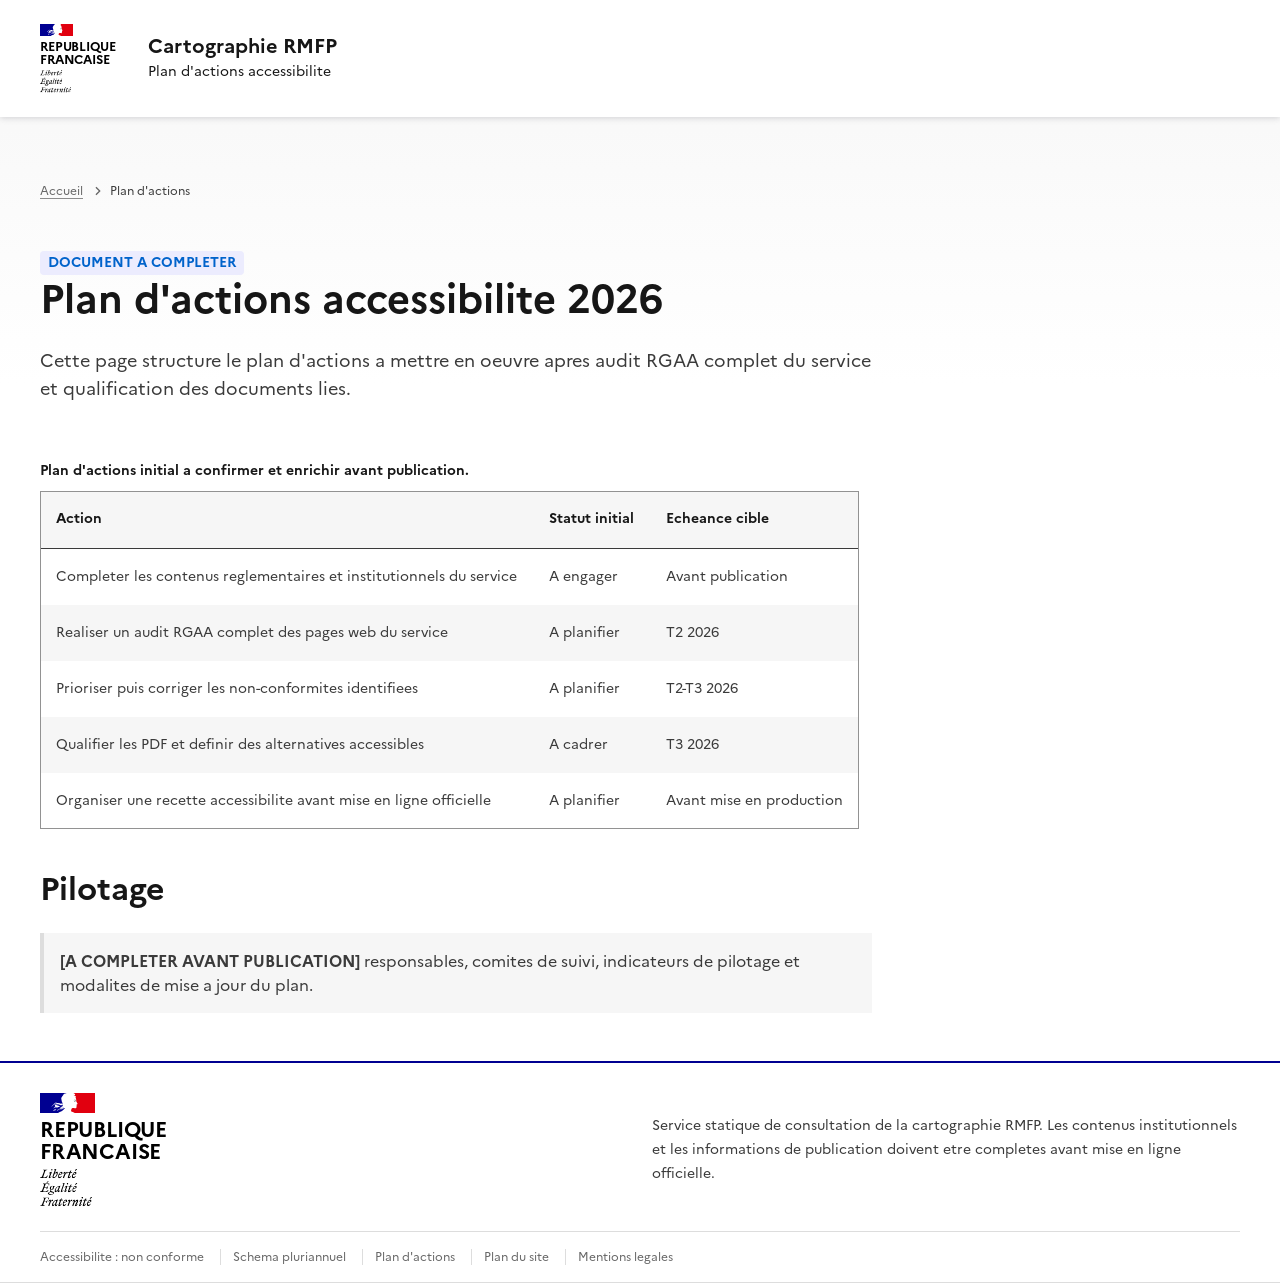
<file: plan-actions/index.html>
<!doctype html>
<html lang="fr" data-fr-scheme="light">
<head>
  <meta charset="utf-8">
  <meta name="viewport" content="width=device-width, initial-scale=1, shrink-to-fit=no">
  <meta name="format-detection" content="telephone=no,date=no,address=no,email=no,url=no">
  <meta name="theme-color" content="#000091">
  <meta
    name="description"
    content="Plan d'actions accessibilite du site Cartographie RMFP."
  >
  <link rel="apple-touch-icon" href="../dsfr/favicon/apple-touch-icon.png">
  <link rel="icon" href="../dsfr/favicon/favicon.svg" type="image/svg+xml">
  <link rel="shortcut icon" href="../dsfr/favicon/favicon.ico" type="image/x-icon">
  <link rel="manifest" href="../dsfr/favicon/manifest.webmanifest" crossorigin="use-credentials">
  <link rel="stylesheet" href="../dsfr/dsfr.min.css">
  <link rel="stylesheet" href="../dsfr/utility/utility.min.css">
  <link rel="stylesheet" href="../styles.css">
  <title>Plan d'actions - Cartographie RMFP</title>
</head>
<body>
  <div class="fr-skiplinks">
    <nav class="fr-container" role="navigation" aria-label="Acces rapide">
      <ul class="fr-skiplinks__list">
        <li><a class="fr-link" href="#contenu">Contenu</a></li>
        <li><a class="fr-link" href="#pied-de-page">Pied de page</a></li>
      </ul>
    </nav>
  </div>

  <header role="banner" class="fr-header">
    <div class="fr-header__body">
      <div class="fr-container">
        <div class="fr-header__body-row">
          <div class="fr-header__brand fr-enlarge-link">
            <div class="fr-header__brand-top">
              <div class="fr-header__logo">
                <a href="../" title="Accueil - Cartographie RMFP - Republique Francaise">
                  <p class="fr-logo">Republique<br>Francaise</p>
                </a>
              </div>
            </div>
            <div class="fr-header__service">
              <a href="../" title="Accueil - Cartographie RMFP - Republique Francaise">
                <p class="fr-header__service-title">Cartographie RMFP</p>
              </a>
              <p class="fr-header__service-tagline">Plan d&apos;actions accessibilite</p>
            </div>
          </div>
        </div>
      </div>
    </div>
  </header>

  <main id="contenu" role="main">
    <div class="fr-container fr-py-6w">
      <nav class="fr-breadcrumb" aria-label="Vous etes ici">
        <button class="fr-breadcrumb__button" aria-expanded="false" aria-controls="breadcrumb-actions" type="button">
          Voir le fil d&apos;ariane
        </button>
        <div class="fr-collapse" id="breadcrumb-actions">
          <ol class="fr-breadcrumb__list">
            <li><a class="fr-breadcrumb__link" href="../">Accueil</a></li>
            <li><span class="fr-breadcrumb__link" aria-current="page">Plan d&apos;actions</span></li>
          </ol>
        </div>
      </nav>

      <div class="rmfp-prose">
        <p class="fr-badge rmfp-badge rmfp-badge--info">Document a completer</p>
        <h1>Plan d&apos;actions accessibilite 2026</h1>
        <p class="fr-text--lg">
          Cette page structure le plan d&apos;actions a mettre en oeuvre apres audit RGAA complet du service et qualification des documents lies.
        </p>

        <div class="fr-table rmfp-table fr-mt-5w">
          <table>
            <caption>Plan d&apos;actions initial a confirmer et enrichir avant publication.</caption>
            <thead>
              <tr>
                <th scope="col">Action</th>
                <th scope="col">Statut initial</th>
                <th scope="col">Echeance cible</th>
              </tr>
            </thead>
            <tbody>
              <tr>
                <td>Completer les contenus reglementaires et institutionnels du service</td>
                <td>A engager</td>
                <td>Avant publication</td>
              </tr>
              <tr>
                <td>Realiser un audit RGAA complet des pages web du service</td>
                <td>A planifier</td>
                <td>T2 2026</td>
              </tr>
              <tr>
                <td>Prioriser puis corriger les non-conformites identifiees</td>
                <td>A planifier</td>
                <td>T2-T3 2026</td>
              </tr>
              <tr>
                <td>Qualifier les PDF et definir des alternatives accessibles</td>
                <td>A cadrer</td>
                <td>T3 2026</td>
              </tr>
              <tr>
                <td>Organiser une recette accessibilite avant mise en ligne officielle</td>
                <td>A planifier</td>
                <td>Avant mise en production</td>
              </tr>
            </tbody>
          </table>
        </div>

        <section class="fr-mt-5w" aria-labelledby="pilotage">
          <h2 id="pilotage">Pilotage</h2>
          <div class="rmfp-placeholder">
            <p class="fr-mb-0">
              <strong>[A COMPLETER AVANT PUBLICATION]</strong>
              responsables, comites de suivi, indicateurs de pilotage et modalites de mise a jour du plan.
            </p>
          </div>
        </section>
      </div>
    </div>
  </main>

  <footer class="fr-footer" role="contentinfo" id="pied-de-page">
    <div class="fr-container">
      <div class="fr-footer__body">
        <div class="fr-footer__brand fr-enlarge-link">
          <a href="../" title="Retour a l'accueil - Cartographie RMFP - Republique Francaise">
            <p class="fr-logo">Republique<br>Francaise</p>
          </a>
        </div>
        <div class="fr-footer__content">
          <p class="fr-footer__content-desc">
            Service statique de consultation de la cartographie RMFP. Les contenus institutionnels et les informations de publication doivent etre completes avant mise en ligne officielle.
          </p>
        </div>
      </div>
      <div class="fr-footer__bottom">
        <ul class="fr-footer__bottom-list">
          <li class="fr-footer__bottom-item"><a class="fr-footer__bottom-link" href="../accessibilite/">Accessibilite : non conforme</a></li>
          <li class="fr-footer__bottom-item"><a class="fr-footer__bottom-link" href="../schema-pluriannuel/">Schema pluriannuel</a></li>
          <li class="fr-footer__bottom-item"><a class="fr-footer__bottom-link" href="../plan-actions/">Plan d&apos;actions</a></li>
          <li class="fr-footer__bottom-item"><a class="fr-footer__bottom-link" href="../plan-du-site/">Plan du site</a></li>
          <li class="fr-footer__bottom-item"><a class="fr-footer__bottom-link" href="../mentions-legales/">Mentions legales</a></li>
        </ul>
      </div>
    </div>
  </footer>

  <script type="module" src="../dsfr/dsfr.module.min.js"></script>
  <script type="text/javascript" nomodule src="../dsfr/dsfr.nomodule.min.js"></script>
</body>
</html>
</file>
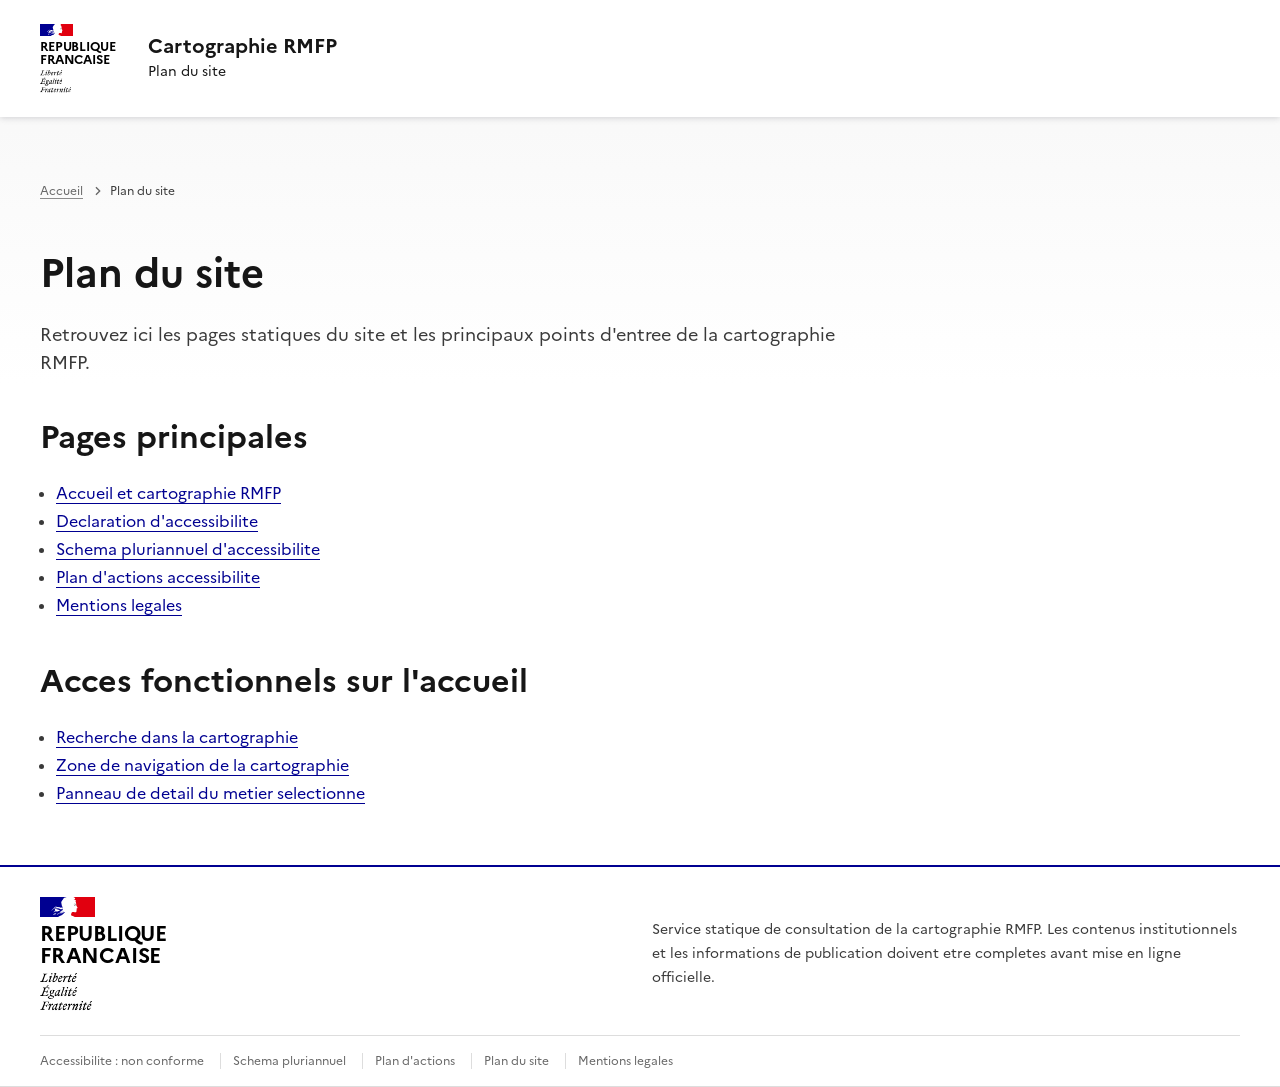
<file: plan-du-site/index.html>
<!doctype html>
<html lang="fr" data-fr-scheme="light">
<head>
  <meta charset="utf-8">
  <meta name="viewport" content="width=device-width, initial-scale=1, shrink-to-fit=no">
  <meta name="format-detection" content="telephone=no,date=no,address=no,email=no,url=no">
  <meta name="theme-color" content="#000091">
  <meta
    name="description"
    content="Plan du site Cartographie RMFP."
  >
  <link rel="apple-touch-icon" href="../dsfr/favicon/apple-touch-icon.png">
  <link rel="icon" href="../dsfr/favicon/favicon.svg" type="image/svg+xml">
  <link rel="shortcut icon" href="../dsfr/favicon/favicon.ico" type="image/x-icon">
  <link rel="manifest" href="../dsfr/favicon/manifest.webmanifest" crossorigin="use-credentials">
  <link rel="stylesheet" href="../dsfr/dsfr.min.css">
  <link rel="stylesheet" href="../dsfr/utility/utility.min.css">
  <link rel="stylesheet" href="../styles.css">
  <title>Plan du site - Cartographie RMFP</title>
</head>
<body>
  <div class="fr-skiplinks">
    <nav class="fr-container" role="navigation" aria-label="Acces rapide">
      <ul class="fr-skiplinks__list">
        <li><a class="fr-link" href="#contenu">Contenu</a></li>
        <li><a class="fr-link" href="#pied-de-page">Pied de page</a></li>
      </ul>
    </nav>
  </div>

  <header role="banner" class="fr-header">
    <div class="fr-header__body">
      <div class="fr-container">
        <div class="fr-header__body-row">
          <div class="fr-header__brand fr-enlarge-link">
            <div class="fr-header__brand-top">
              <div class="fr-header__logo">
                <a href="../" title="Accueil - Cartographie RMFP - Republique Francaise">
                  <p class="fr-logo">Republique<br>Francaise</p>
                </a>
              </div>
            </div>
            <div class="fr-header__service">
              <a href="../" title="Accueil - Cartographie RMFP - Republique Francaise">
                <p class="fr-header__service-title">Cartographie RMFP</p>
              </a>
              <p class="fr-header__service-tagline">Plan du site</p>
            </div>
          </div>
        </div>
      </div>
    </div>
  </header>

  <main id="contenu" role="main">
    <div class="fr-container fr-py-6w">
      <nav class="fr-breadcrumb" aria-label="Vous etes ici">
        <button class="fr-breadcrumb__button" aria-expanded="false" aria-controls="breadcrumb-plan" type="button">
          Voir le fil d&apos;ariane
        </button>
        <div class="fr-collapse" id="breadcrumb-plan">
          <ol class="fr-breadcrumb__list">
            <li><a class="fr-breadcrumb__link" href="../">Accueil</a></li>
            <li><span class="fr-breadcrumb__link" aria-current="page">Plan du site</span></li>
          </ol>
        </div>
      </nav>

      <div class="rmfp-prose">
        <h1>Plan du site</h1>
        <p class="fr-text--lg">
          Retrouvez ici les pages statiques du site et les principaux points d&apos;entree de la cartographie RMFP.
        </p>

        <section class="fr-mt-5w" aria-labelledby="pages-principales">
          <h2 id="pages-principales">Pages principales</h2>
          <ul>
            <li><a class="fr-link" href="../">Accueil et cartographie RMFP</a></li>
            <li><a class="fr-link" href="../accessibilite/">Declaration d&apos;accessibilite</a></li>
            <li><a class="fr-link" href="../schema-pluriannuel/">Schema pluriannuel d&apos;accessibilite</a></li>
            <li><a class="fr-link" href="../plan-actions/">Plan d&apos;actions accessibilite</a></li>
            <li><a class="fr-link" href="../mentions-legales/">Mentions legales</a></li>
          </ul>
        </section>

        <section class="fr-mt-5w" aria-labelledby="acces-fonctionnels">
          <h2 id="acces-fonctionnels">Acces fonctionnels sur l&apos;accueil</h2>
          <ul>
            <li><a class="fr-link" href="../#recherche">Recherche dans la cartographie</a></li>
            <li><a class="fr-link" href="../#cartographie-title">Zone de navigation de la cartographie</a></li>
            <li><a class="fr-link" href="../#details-title">Panneau de detail du metier selectionne</a></li>
          </ul>
        </section>
      </div>
    </div>
  </main>

  <footer class="fr-footer" role="contentinfo" id="pied-de-page">
    <div class="fr-container">
      <div class="fr-footer__body">
        <div class="fr-footer__brand fr-enlarge-link">
          <a href="../" title="Retour a l'accueil - Cartographie RMFP - Republique Francaise">
            <p class="fr-logo">Republique<br>Francaise</p>
          </a>
        </div>
        <div class="fr-footer__content">
          <p class="fr-footer__content-desc">
            Service statique de consultation de la cartographie RMFP. Les contenus institutionnels et les informations de publication doivent etre completes avant mise en ligne officielle.
          </p>
        </div>
      </div>
      <div class="fr-footer__bottom">
        <ul class="fr-footer__bottom-list">
          <li class="fr-footer__bottom-item"><a class="fr-footer__bottom-link" href="../accessibilite/">Accessibilite : non conforme</a></li>
          <li class="fr-footer__bottom-item"><a class="fr-footer__bottom-link" href="../schema-pluriannuel/">Schema pluriannuel</a></li>
          <li class="fr-footer__bottom-item"><a class="fr-footer__bottom-link" href="../plan-actions/">Plan d&apos;actions</a></li>
          <li class="fr-footer__bottom-item"><a class="fr-footer__bottom-link" href="../plan-du-site/">Plan du site</a></li>
          <li class="fr-footer__bottom-item"><a class="fr-footer__bottom-link" href="../mentions-legales/">Mentions legales</a></li>
        </ul>
      </div>
    </div>
  </footer>

  <script type="module" src="../dsfr/dsfr.module.min.js"></script>
  <script type="text/javascript" nomodule src="../dsfr/dsfr.nomodule.min.js"></script>
</body>
</html>
</file>
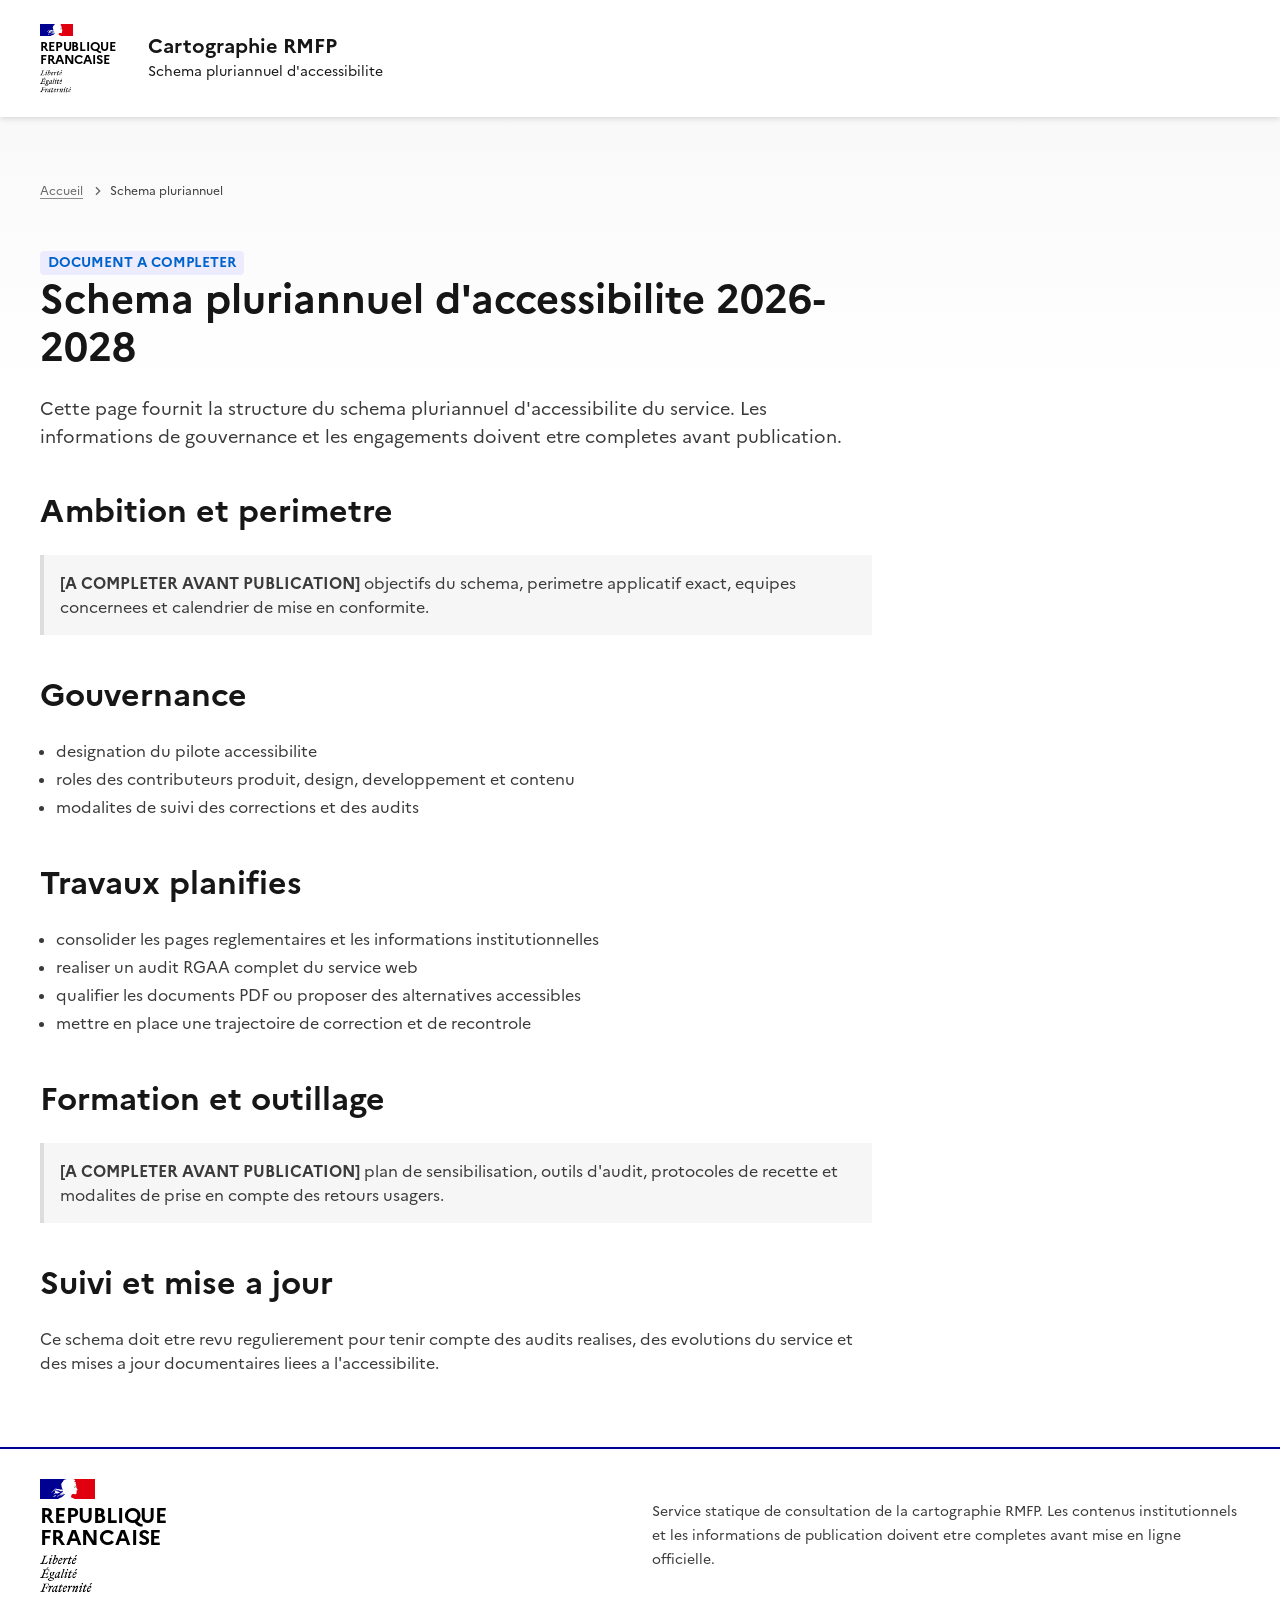
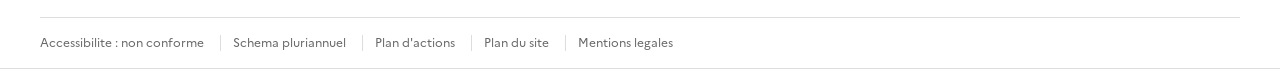
<file: schema-pluriannuel/index.html>
<!doctype html>
<html lang="fr" data-fr-scheme="light">
<head>
  <meta charset="utf-8">
  <meta name="viewport" content="width=device-width, initial-scale=1, shrink-to-fit=no">
  <meta name="format-detection" content="telephone=no,date=no,address=no,email=no,url=no">
  <meta name="theme-color" content="#000091">
  <meta
    name="description"
    content="Schema pluriannuel d'accessibilite du site Cartographie RMFP."
  >
  <link rel="apple-touch-icon" href="../dsfr/favicon/apple-touch-icon.png">
  <link rel="icon" href="../dsfr/favicon/favicon.svg" type="image/svg+xml">
  <link rel="shortcut icon" href="../dsfr/favicon/favicon.ico" type="image/x-icon">
  <link rel="manifest" href="../dsfr/favicon/manifest.webmanifest" crossorigin="use-credentials">
  <link rel="stylesheet" href="../dsfr/dsfr.min.css">
  <link rel="stylesheet" href="../dsfr/utility/utility.min.css">
  <link rel="stylesheet" href="../styles.css">
  <title>Schema pluriannuel - Cartographie RMFP</title>
</head>
<body>
  <div class="fr-skiplinks">
    <nav class="fr-container" role="navigation" aria-label="Acces rapide">
      <ul class="fr-skiplinks__list">
        <li><a class="fr-link" href="#contenu">Contenu</a></li>
        <li><a class="fr-link" href="#pied-de-page">Pied de page</a></li>
      </ul>
    </nav>
  </div>

  <header role="banner" class="fr-header">
    <div class="fr-header__body">
      <div class="fr-container">
        <div class="fr-header__body-row">
          <div class="fr-header__brand fr-enlarge-link">
            <div class="fr-header__brand-top">
              <div class="fr-header__logo">
                <a href="../" title="Accueil - Cartographie RMFP - Republique Francaise">
                  <p class="fr-logo">Republique<br>Francaise</p>
                </a>
              </div>
            </div>
            <div class="fr-header__service">
              <a href="../" title="Accueil - Cartographie RMFP - Republique Francaise">
                <p class="fr-header__service-title">Cartographie RMFP</p>
              </a>
              <p class="fr-header__service-tagline">Schema pluriannuel d&apos;accessibilite</p>
            </div>
          </div>
        </div>
      </div>
    </div>
  </header>

  <main id="contenu" role="main">
    <div class="fr-container fr-py-6w">
      <nav class="fr-breadcrumb" aria-label="Vous etes ici">
        <button class="fr-breadcrumb__button" aria-expanded="false" aria-controls="breadcrumb-schema" type="button">
          Voir le fil d&apos;ariane
        </button>
        <div class="fr-collapse" id="breadcrumb-schema">
          <ol class="fr-breadcrumb__list">
            <li><a class="fr-breadcrumb__link" href="../">Accueil</a></li>
            <li><span class="fr-breadcrumb__link" aria-current="page">Schema pluriannuel</span></li>
          </ol>
        </div>
      </nav>

      <div class="rmfp-prose">
        <p class="fr-badge rmfp-badge rmfp-badge--info">Document a completer</p>
        <h1>Schema pluriannuel d&apos;accessibilite 2026-2028</h1>
        <p class="fr-text--lg">
          Cette page fournit la structure du schema pluriannuel d&apos;accessibilite du service. Les informations de gouvernance et les engagements doivent etre completes avant publication.
        </p>

        <section class="fr-mt-5w" aria-labelledby="ambition">
          <h2 id="ambition">Ambition et perimetre</h2>
          <div class="rmfp-placeholder">
            <p class="fr-mb-0">
              <strong>[A COMPLETER AVANT PUBLICATION]</strong>
              objectifs du schema, perimetre applicatif exact, equipes concernees et calendrier de mise en conformite.
            </p>
          </div>
        </section>

        <section class="fr-mt-5w" aria-labelledby="gouvernance">
          <h2 id="gouvernance">Gouvernance</h2>
          <ul>
            <li>designation du pilote accessibilite</li>
            <li>roles des contributeurs produit, design, developpement et contenu</li>
            <li>modalites de suivi des corrections et des audits</li>
          </ul>
        </section>

        <section class="fr-mt-5w" aria-labelledby="travaux">
          <h2 id="travaux">Travaux planifies</h2>
          <ul>
            <li>consolider les pages reglementaires et les informations institutionnelles</li>
            <li>realiser un audit RGAA complet du service web</li>
            <li>qualifier les documents PDF ou proposer des alternatives accessibles</li>
            <li>mettre en place une trajectoire de correction et de recontrole</li>
          </ul>
        </section>

        <section class="fr-mt-5w" aria-labelledby="formation">
          <h2 id="formation">Formation et outillage</h2>
          <div class="rmfp-placeholder">
            <p class="fr-mb-0">
              <strong>[A COMPLETER AVANT PUBLICATION]</strong>
              plan de sensibilisation, outils d&apos;audit, protocoles de recette et modalites de prise en compte des retours usagers.
            </p>
          </div>
        </section>

        <section class="fr-mt-5w" aria-labelledby="suivi">
          <h2 id="suivi">Suivi et mise a jour</h2>
          <p>
            Ce schema doit etre revu regulierement pour tenir compte des audits realises, des evolutions du service et des mises a jour documentaires liees a l&apos;accessibilite.
          </p>
        </section>
      </div>
    </div>
  </main>

  <footer class="fr-footer" role="contentinfo" id="pied-de-page">
    <div class="fr-container">
      <div class="fr-footer__body">
        <div class="fr-footer__brand fr-enlarge-link">
          <a href="../" title="Retour a l'accueil - Cartographie RMFP - Republique Francaise">
            <p class="fr-logo">Republique<br>Francaise</p>
          </a>
        </div>
        <div class="fr-footer__content">
          <p class="fr-footer__content-desc">
            Service statique de consultation de la cartographie RMFP. Les contenus institutionnels et les informations de publication doivent etre completes avant mise en ligne officielle.
          </p>
        </div>
      </div>
      <div class="fr-footer__bottom">
        <ul class="fr-footer__bottom-list">
          <li class="fr-footer__bottom-item"><a class="fr-footer__bottom-link" href="../accessibilite/">Accessibilite : non conforme</a></li>
          <li class="fr-footer__bottom-item"><a class="fr-footer__bottom-link" href="../schema-pluriannuel/">Schema pluriannuel</a></li>
          <li class="fr-footer__bottom-item"><a class="fr-footer__bottom-link" href="../plan-actions/">Plan d&apos;actions</a></li>
          <li class="fr-footer__bottom-item"><a class="fr-footer__bottom-link" href="../plan-du-site/">Plan du site</a></li>
          <li class="fr-footer__bottom-item"><a class="fr-footer__bottom-link" href="../mentions-legales/">Mentions legales</a></li>
        </ul>
      </div>
    </div>
  </footer>

  <script type="module" src="../dsfr/dsfr.module.min.js"></script>
  <script type="text/javascript" nomodule src="../dsfr/dsfr.nomodule.min.js"></script>
</body>
</html>
</file>
<file: styles.css>
body {
  background:
    linear-gradient(180deg, var(--background-alt-grey) 0, var(--background-default-grey) 24rem);
}

.hidden {
  display: none !important;
}

.rmfp-layout {
  align-items: stretch;
}

.rmfp-surface {
  height: 100%;
  border: 1px solid var(--border-default-grey);
  border-radius: 1rem;
  background: var(--background-default-grey);
}

.rmfp-graph-shell {
  position: relative;
  min-height: 34rem;
  overflow: auto;
  border: 1px solid var(--border-default-grey);
  border-radius: 1rem;
  background:
    radial-gradient(circle at top left, var(--background-alt-blue-france) 0, transparent 30%),
    radial-gradient(circle at bottom right, var(--background-alt-grey) 0, transparent 28%),
    linear-gradient(180deg, var(--background-alt-grey) 0, var(--background-default-grey) 100%);
  padding: 1rem;
  scrollbar-gutter: stable both-edges;
}

.rmfp-graph-stage {
  position: relative;
  min-height: 32rem;
}

.rmfp-graph-svg {
  display: block;
  min-width: 100%;
  height: auto;
  overflow: visible;
}

.rmfp-graph-column-band {
  fill: var(--background-default-grey);
  stroke: var(--border-default-grey);
  stroke-width: 1px;
  opacity: 0.72;
}

.rmfp-graph-column-band--1 {
  fill: var(--background-alt-blue-france);
}

.rmfp-graph-column-band--2 {
  fill: var(--background-alt-grey);
}

.rmfp-graph-column-band--3 {
  fill: var(--background-contrast-grey);
  opacity: 0.32;
}

.rmfp-graph-column-band--4 {
  fill: var(--background-default-grey);
}

.rmfp-graph-column-label {
  fill: var(--text-mention-grey);
  font-size: 0.78rem;
  font-weight: 700;
  letter-spacing: 0.04em;
}

.rmfp-graph-link {
  fill: none;
  stroke: var(--border-default-blue-france);
  stroke-linecap: round;
  stroke-width: 2.5px;
  opacity: 0.38;
}

.rmfp-graph-link.is-path {
  stroke: var(--border-action-high-blue-france);
  stroke-width: 4px;
  opacity: 1;
}

.rmfp-graph-node text {
  fill: var(--text-default-grey);
  pointer-events: none;
}

.rmfp-graph-card {
  fill: var(--background-default-grey);
  stroke: var(--border-default-grey);
  stroke-width: 1.5px;
}

.rmfp-graph-accent {
  fill: var(--background-flat-blue-france);
}

.rmfp-graph-node--domaine .rmfp-graph-card {
  fill: var(--background-alt-blue-france);
  stroke: var(--border-default-blue-france);
}

.rmfp-graph-node--famille .rmfp-graph-card {
  fill: var(--background-alt-grey);
}

.rmfp-graph-node--emploi_reference .rmfp-graph-card {
  fill: var(--background-contrast-grey);
}

.rmfp-graph-node--famille .rmfp-graph-accent {
  fill: var(--background-flat-green-archipel);
}

.rmfp-graph-node--emploi_reference .rmfp-graph-accent {
  fill: var(--background-flat-orange-terre-battue);
}

.rmfp-graph-node--metier_fp .rmfp-graph-accent {
  fill: var(--background-flat-blue-ecume);
}

.rmfp-graph-node.is-path .rmfp-graph-card {
  stroke: var(--border-action-high-blue-france);
}

.rmfp-graph-node:hover .rmfp-graph-card {
  stroke: var(--border-action-high-blue-france);
}

.rmfp-graph-node.is-selected .rmfp-graph-card {
  fill: var(--background-default-grey);
  stroke: var(--border-active-blue-france);
  stroke-width: 3px;
}

.rmfp-graph-node.is-selected .rmfp-graph-title {
  fill: var(--text-title-blue-france);
}

.rmfp-graph-eyebrow {
  fill: var(--text-mention-grey) !important;
  font-size: 0.68rem;
  font-weight: 700;
  letter-spacing: 0.08em;
}

.rmfp-graph-title {
  font-size: 1.04rem;
  font-weight: 700;
}

.rmfp-graph-subtitle {
  fill: var(--text-mention-grey) !important;
  font-size: 0.8125rem;
}

.rmfp-graph-status-dot {
  fill: var(--background-flat-info);
  stroke: var(--background-default-grey);
  stroke-width: 2px;
}

.rmfp-graph-node.has-dedicated-pdf .rmfp-graph-status-dot {
  fill: var(--background-flat-success);
}

.rmfp-graph-overlay {
  position: absolute;
  z-index: 2;
  width: min(22rem, calc(100% - 2rem));
  border: 1px solid var(--border-default-grey);
  border-radius: 1rem;
  background: var(--background-default-grey);
  box-shadow: 0 1rem 2.5rem rgba(0, 0, 145, 0.12);
  padding: 1rem;
}

.rmfp-graph-overlay-path,
.rmfp-graph-overlay-note {
  color: var(--text-mention-grey);
  overflow-wrap: anywhere;
}

.rmfp-graph-stats {
  display: grid;
  gap: 0.75rem;
  grid-template-columns: repeat(2, minmax(0, 1fr));
}

.rmfp-graph-stat {
  display: flex;
  flex-direction: column;
  gap: 0.25rem;
  border: 1px solid var(--border-default-grey);
  border-radius: 0.75rem;
  background: var(--background-alt-grey);
  margin: 0;
  padding: 0.75rem;
}

.rmfp-graph-stat-value {
  font-size: 1.25rem;
  font-weight: 700;
  line-height: 1.2;
}

.rmfp-graph-stat-label {
  color: var(--text-mention-grey);
  font-size: 0.75rem;
  line-height: 1.35;
}

.rmfp-details {
  position: sticky;
  top: 1rem;
}

.rmfp-section-head {
  display: flex;
  gap: 1rem;
  align-items: flex-start;
  justify-content: space-between;
}

.rmfp-badge {
  white-space: nowrap;
}

.rmfp-badge--info {
  background-color: var(--background-contrast-blue-france);
  color: var(--text-default-info);
}

.rmfp-badge--success {
  background-color: var(--background-contrast-success);
  color: var(--text-default-success);
}

.rmfp-badge--error {
  background-color: var(--background-contrast-error);
  color: var(--text-default-error);
}

.rmfp-badge--neutral {
  background-color: var(--background-contrast-grey);
  color: var(--text-default-grey);
}

.rmfp-search-results {
  border: 1px solid var(--border-default-grey);
  border-radius: 0.75rem;
  background: var(--background-default-grey);
  padding: 1rem;
}

.rmfp-results-list,
.rmfp-tree-list {
  list-style: none;
  margin: 0;
  padding: 0;
}

.rmfp-result-item + .rmfp-result-item {
  margin-top: 0.75rem;
}

.rmfp-result-button {
  display: flex;
  width: 100%;
  flex-direction: column;
  align-items: flex-start;
  gap: 0.25rem;
  border: 1px solid var(--border-default-grey);
  border-radius: 0.75rem;
  background: var(--background-default-grey);
  color: var(--text-default-grey);
  cursor: pointer;
  padding: 0.75rem 1rem;
  text-align: left;
}

.rmfp-result-button:hover,
.rmfp-result-button:focus-visible {
  background: var(--background-alt-blue-france);
}

.rmfp-result-title {
  font-weight: 700;
}

.rmfp-result-path,
.rmfp-node-meta {
  color: var(--text-mention-grey);
  font-size: 0.875rem;
  line-height: 1.5;
}

.rmfp-result-item--empty {
  color: var(--text-mention-grey);
}

.rmfp-tree-wrapper {
  max-height: 72vh;
  overflow: auto;
  border-top: 1px solid var(--border-default-grey);
  padding-top: 1rem;
}

.rmfp-tree-list--nested {
  margin-left: 1rem;
  border-left: 1px solid var(--border-default-grey);
  padding-left: 1rem;
}

.rmfp-tree-item + .rmfp-tree-item {
  margin-top: 0.75rem;
}

.rmfp-branch-toggle,
.rmfp-leaf-button {
  display: flex;
  width: 100%;
  align-items: flex-start;
  gap: 0.75rem;
  border: 1px solid var(--border-default-grey);
  border-radius: 0.75rem;
  background: var(--background-default-grey);
  color: var(--text-default-grey);
  cursor: pointer;
  padding: 0.875rem 1rem;
  text-align: left;
}

.rmfp-branch-toggle:hover,
.rmfp-branch-toggle:focus-visible,
.rmfp-leaf-button:hover,
.rmfp-leaf-button:focus-visible {
  background: var(--background-alt-blue-france);
}

.rmfp-leaf-button[aria-pressed="true"] {
  border-color: var(--border-active-blue-france);
  background: var(--background-contrast-blue-france);
}

.rmfp-node-marker {
  display: inline-flex;
  min-width: 1.5rem;
  justify-content: center;
  color: var(--text-action-high-blue-france);
  font-size: 1.125rem;
  font-weight: 700;
  line-height: 1.5rem;
}

.rmfp-node-text {
  display: flex;
  min-width: 0;
  flex: 1 1 auto;
  flex-direction: column;
}

.rmfp-node-label {
  font-weight: 700;
  overflow-wrap: anywhere;
}

.rmfp-path {
  border-left: 0.25rem solid var(--border-action-high-blue-france);
  margin: 0;
  padding-left: 1rem;
}

.rmfp-definition-list {
  display: grid;
  gap: 1rem;
  margin: 0;
}

.rmfp-definition-list div {
  border-bottom: 1px solid var(--border-default-grey);
  padding-bottom: 0.75rem;
}

.rmfp-definition-list dt {
  color: var(--text-mention-grey);
  font-weight: 400;
}

.rmfp-definition-list dd {
  margin: 0.25rem 0 0;
  font-weight: 700;
}

.rmfp-empty-state {
  border: 1px dashed var(--border-default-grey);
  border-radius: 0.75rem;
  color: var(--text-mention-grey);
  padding: 1rem;
}

.rmfp-prose {
  max-width: 52rem;
}

.rmfp-placeholder {
  border-left: 0.25rem solid var(--border-default-grey);
  background: var(--background-alt-grey);
  padding: 1rem;
}

.rmfp-table caption {
  caption-side: bottom;
  color: var(--text-mention-grey);
  font-size: 0.875rem;
  margin-top: 0.75rem;
  text-align: left;
}

@media (max-width: 61.98em) {
  .rmfp-details {
    position: static;
  }

  .rmfp-graph-shell,
  .rmfp-tree-wrapper {
    max-height: none;
  }
}

@media (max-width: 48em) {
  .rmfp-graph-shell {
    min-height: 24rem;
    padding: 0.75rem;
  }

  .rmfp-graph-stage {
    min-height: 26rem;
  }

  .rmfp-graph-overlay {
    width: min(18rem, calc(100% - 1rem));
    padding: 0.875rem;
  }

  .rmfp-graph-stats {
    grid-template-columns: 1fr;
  }

  .rmfp-section-head {
    flex-direction: column;
  }

  .rmfp-path {
    padding-left: 0.75rem;
  }
}

@media (prefers-reduced-motion: reduce) {
  html:focus-within {
    scroll-behavior: auto;
  }

  *,
  *::before,
  *::after {
    animation-duration: 0.01ms !important;
    animation-iteration-count: 1 !important;
    transition-duration: 0.01ms !important;
    scroll-behavior: auto !important;
  }
}
</file>
